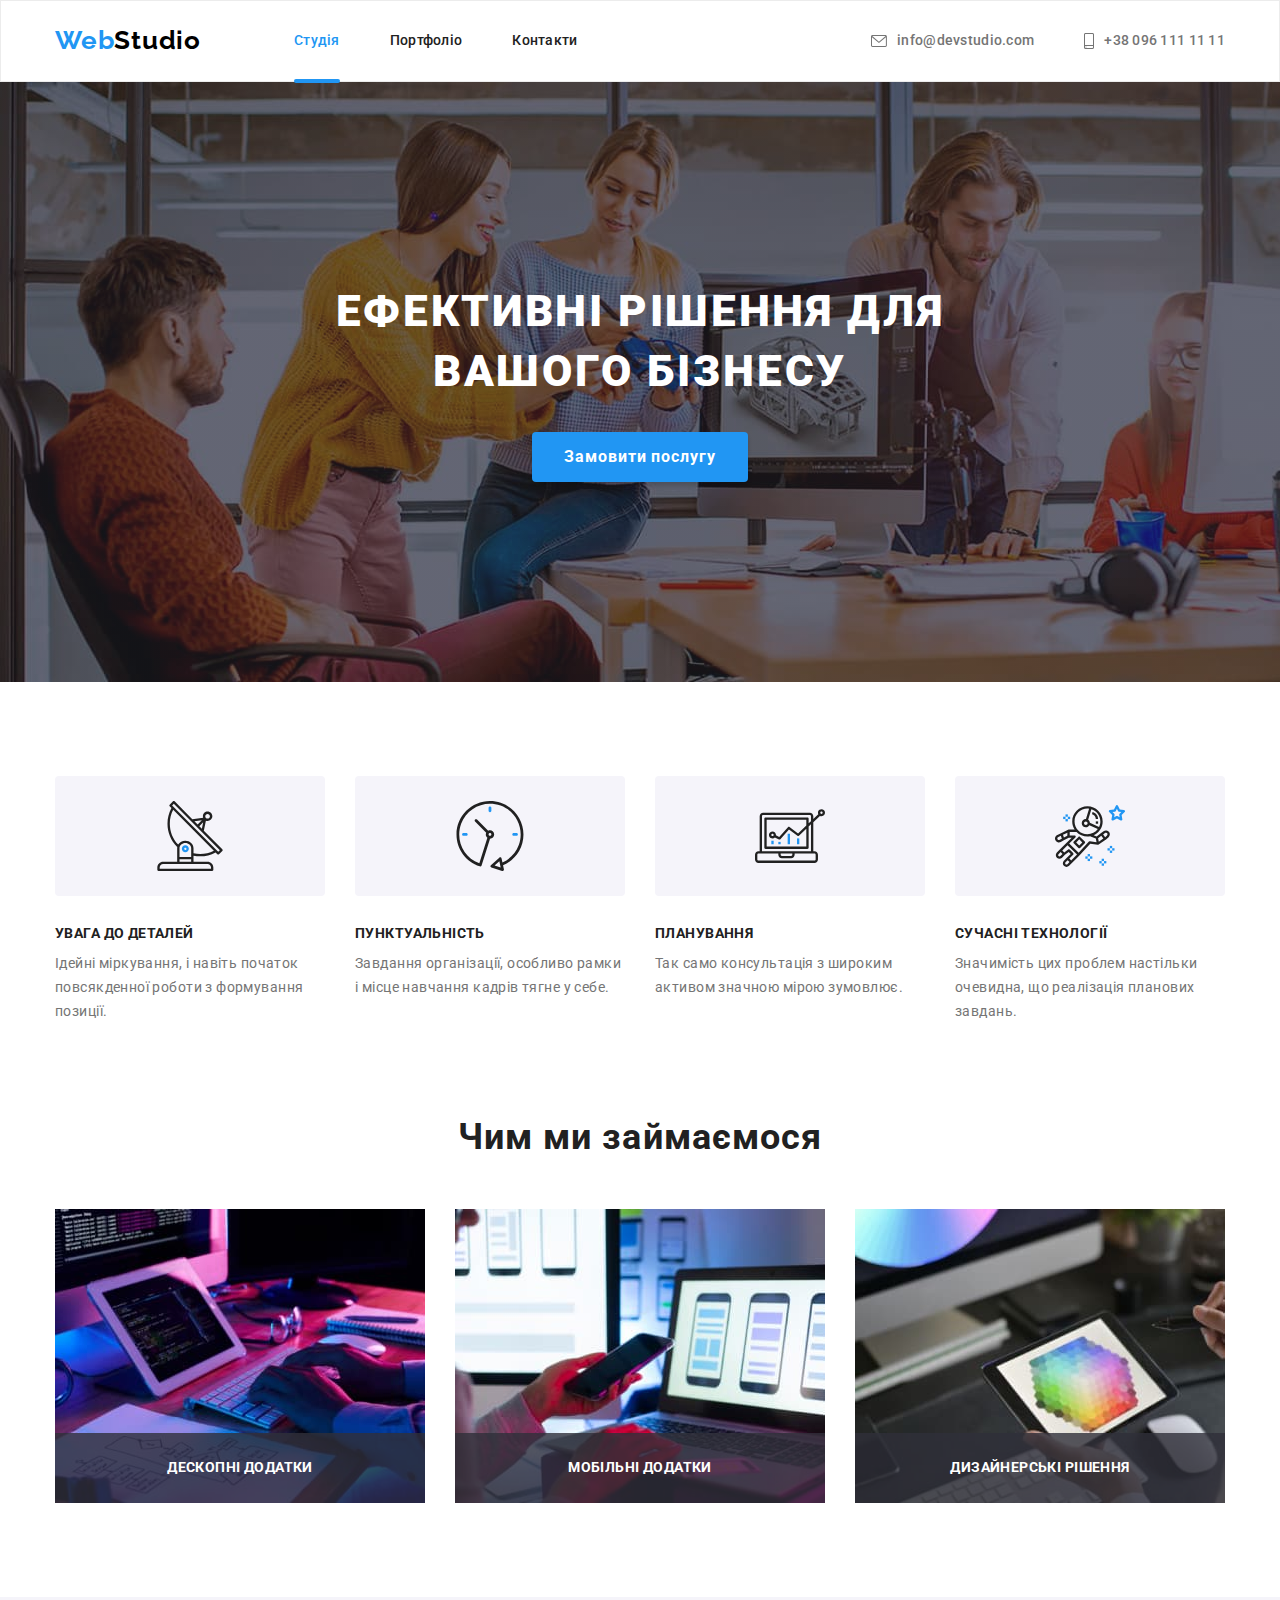
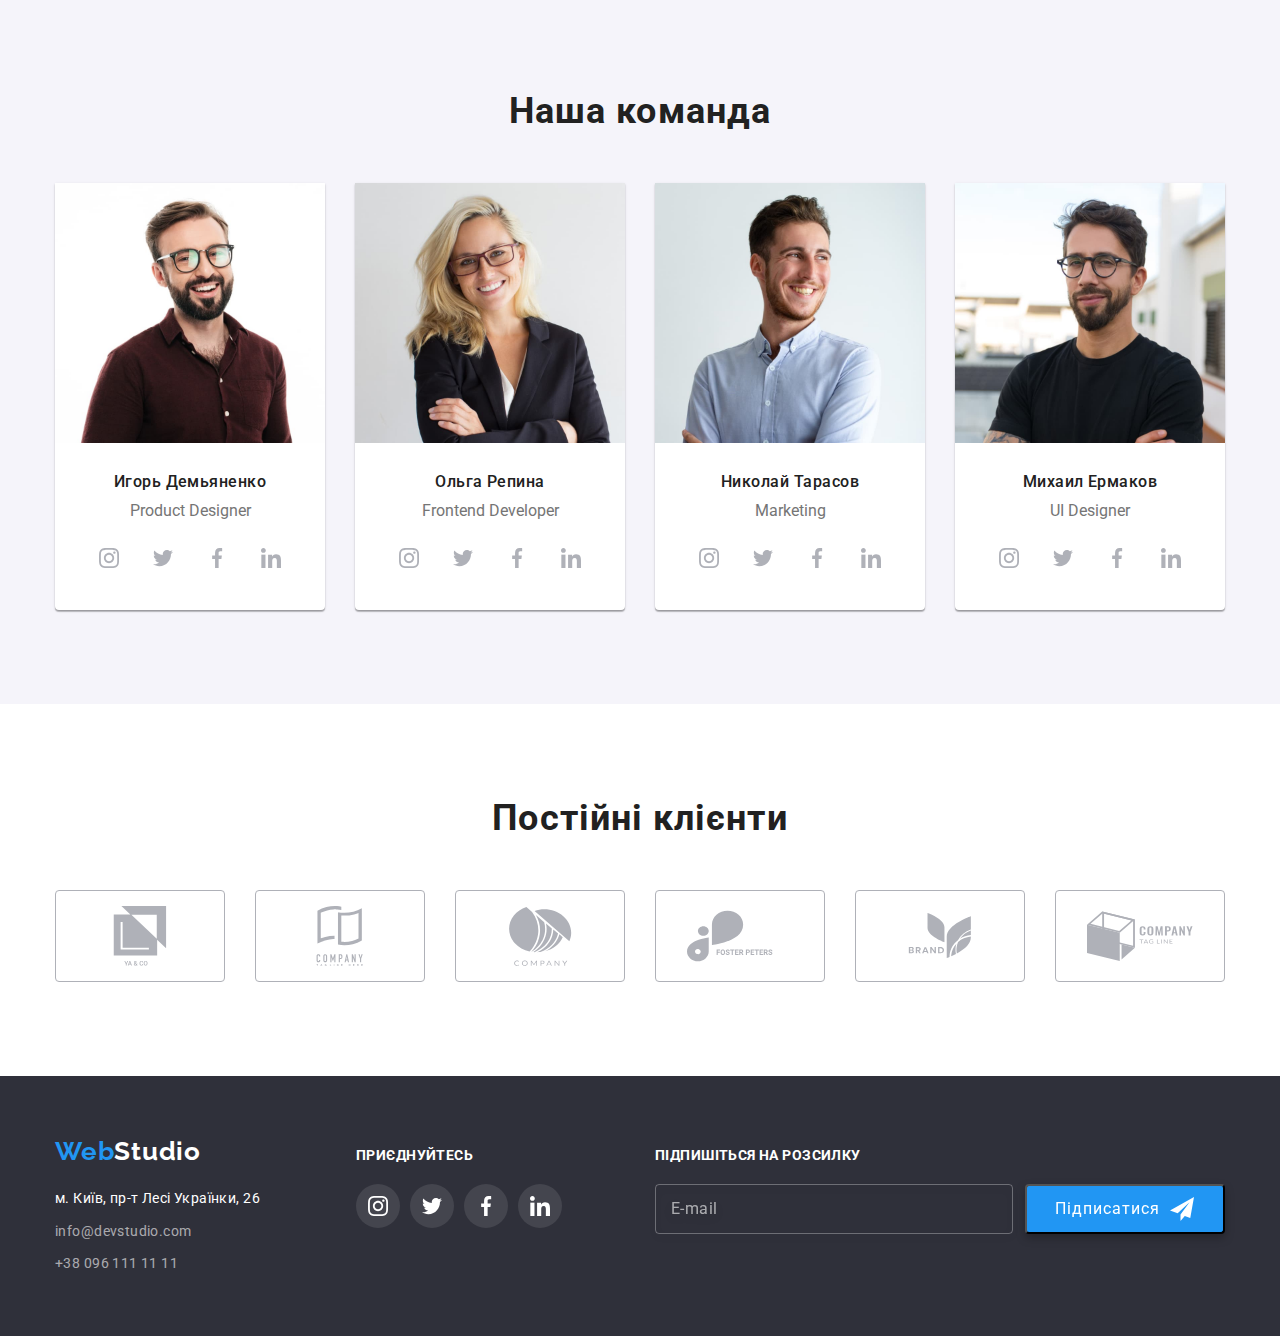
<file: index.html>
<!doctype html>
<html lang="ru">

<head>
    <meta charset="UTF-8">
    <meta http-equiv="X-UA-Compatible" content="IE=edge">
    <meta name="viewport" content="width=device-width, initial-scale=1.0">
    <title>WebStudio</title>
    <link rel="preconnect" href="https://fonts.googleapis.com">
    <link rel="preconnect" href="https://fonts.gstatic.com" crossorigin>
    <link
        href="https://fonts.googleapis.com/css2?family=Raleway:wght@700&family=Roboto:wght@400;500;700;900&display=swap"
        rel="stylesheet">
    <link rel="stylesheet"
        href="https://cdnjs.cloudflare.com/ajax/libs/modern-normalize/1.1.0/modern-normalize.min.css">
    <link rel="stylesheet" href="./css/styles.css">
</head>

<body>
    <header class="header">
        <div class="container container-flex">
            <a href="./index.html" class="logo">Web<span class="logo-black">Studio</span></a>
            <nav class="header-nav">
                <ul class="site-nav list">
                    <li class="site-nav-item">
                        <a href="" class="header-nav-link current">Студія</a>
                    </li>
                    <li class="site-nav-item">
                        <a href="./portfolio.html" class="header-nav-link">Портфоліо</a>
                    </li>
                    <li class="site-nav-item">
                        <a href="" class="header-nav-link">Контакти</a>
                    </li>
                </ul>
            </nav>
            <ul class="cont-nav list">
                <li class="cont-nav-item">
                    <a class="nav-contact" href="mailto:info@devstudio.com">
                        <svg class="mail-icon" width="16" height="12">
                            <use href="./imeges/SVG/sprite/icons.svg#icon-envelope"></use>
                        </svg>info@devstudio.com</a>
                </li>
                <li class="cont-nav-item">
                    <a class="nav-contact" href="tel:+380961111111"> <svg class="tel-icon" width="10" height="16">
                        <use href="./imeges/SVG/sprite/icons.svg#icon-smartphone"></use>
                    </svg>+38 096 111 11 11</a>
                </li>
            </ul>
        </div>
    </header>

    <main>
        
        <!-- ЕФЕКТИВНІ РІШЕННЯ -->
        <section class="hero hero-pictures">
            <div class="container">
                <h1 class="hero-title">
                    Ефективні рішення для вашого бізнесу
                </h1>
                
                <button type="button" class="hero-button" data-modal-open>Замовити послугу</button>
            </div>
        </section>

        <!-- НАШИ ПЕРЕВАГИ -->
        <section class="features section">
            <div class="container">
                <h2 class="visually-hidden">Наши переваги</h2>
                <ul class="features-items list features-flex">
                    <li class="features-item-flex">
                        <div class="features-icons-box">
                            <svg class="features-icons" width="70" height="70">
                                <use href="./imeges/SVG/sprite/icons.svg#icon-antenna"></use>
                            </svg>
                        </div>
                        <h3 class="features-title">УВАГА ДО ДЕТАЛЕЙ</h3>
                        <p class="features-content">Ідейні міркування, і навіть початок повсякденної роботи з формування позиції.</p>
                    </li>
                    <li class="features-item-flex">
                        <div class="features-icons-box">
                            <svg class="features-icons" width="70" height="70">
                                <use href="./imeges/SVG/sprite/icons.svg#icon-clock"></use>
                            </svg>
                        </div>
                        <h3 class="features-title">ПУНКТУАЛЬНІСТЬ</h3>
                        <p class="features-content">Завдання організації, особливо рамки і місце навчання кадрів тягне у себе.</p>
                    </li>
                    <li class="features-item-flex">
                        <div class="features-icons-box">
                            <svg class="features-icons" width="70" height="70">
                                <use href="./imeges/SVG/sprite/icons.svg#icon-diagram"></use>
                            </svg>
                        </div>
                        <h3 class="features-title">ПЛАНУВАННЯ</h3>
                        <p class="features-content">Так само консультація з широким активом значною мірою зумовлює.</p>
                    </li>
                    <li class="features-item-flex">
                        <div class="features-icons-box">
                            <svg class="features-icons" width="70" height="70">
                                <use href="./imeges/SVG/sprite/icons.svg#icon-astronaut"></use>
                            </svg>
                        </div>
                        <h3 class="features-title">СУЧАСНІ ТЕХНОЛОГІЇ</h3>
                        <p class="features-content">Значимість цих проблем настільки очевидна, що реалізація планових завдань.</p>
                    </li>
                </ul>
            </div>
        </section>


        <!-- ЧИМ МИ ЗАЙМАЄМОСЬ -->
        <section class="activity section">
            <div class="container">
                <h2 class="activity-title">Чим ми займаємося</h2>
                <ul class="list activity-flex">
                    <li class="activity-item">
                        <img src="./imeges/1.jpg" alt="разработка" width="370">
                        <p class="activity-text">ДЕСКОПНІ ДОДАТКИ</p>
                    </li>
                    <li class="activity-item">
                        <img src="./imeges/2.jpg" alt="разработка мобильных приложений" width="370" />
                        <p class="activity-text">МОБІЛЬНІ ДОДАТКИ</p>
                    </li>
                    <li class="activity-item">
                        <img src="./imeges/3.jpg" alt="разрабатываем дизайн" width="370" />
                        <p class="activity-text">ДИЗАЙНЕРСЬКІ РІШЕННЯ</p>
                    </li>
                </ul>
            </div>
        </section>

        <!-- НАША КОМАНДА  -->
        <section class="team section">
            <div class="container">
                <h2 class="team-title">Наша команда</h2>
                <ul class="list team-flex">
                    <li class="team-item">
                        <img src="./imeges/myteam/Игорь-Демьяненко.jpg" alt="Product Designer" width="270" />
                        <div class="team-name-box">
                            <h3 class="team-name">Игорь Демьяненко</h3>
                            <p lang="eu" class="team-job-title">Product Designer</p>
                            <ul class="list team-soc">
                                <li class="team-soc-item">
                                    <a href="https://www.instagram.com/" class="team-soc-link"><svg class="team-icon" width="20" height="20">
                                        <use href="./imeges/SVG/sprite/icons.svg#icon-instagram"></use>
                                    </svg></a>
                                </li>
                                <li class="team-soc-item">
                                    <a href="https://twitter.com/" class="team-soc-link"><svg class="team-icon" width="20" height="20">
                                            <use href="./imeges/SVG/sprite/icons.svg#icon-twitter"></use>
                                        </svg></a>
                                </li>
                                <li class="team-soc-item">
                                    <a href="https://www.facebook.com/" class="team-soc-link"><svg class="team-icon" width="20" height="20">
                                            <use href="./imeges/SVG/sprite/icons.svg#icon-facebook"></use>
                                        </svg></a>
                                </li>
                                <li class="team-soc-item">
                                    <a href="https://www.linkedin.com/" class="team-soc-link"><svg class="team-icon" width="20" height="20">
                                            <use href="./imeges/SVG/sprite/icons.svg#icon-linkedin"></use>
                                        </svg></a>
                                </li>
                            </ul>
                        </div>
                    </li>

                    <li class="team-item">
                        <img src="./imeges/myteam/Ольга-Репина.jpg" alt="Frontend Developer" width="270" />
                        <div class="team-name-box">
                            <h3 class="team-name">Ольга Репина</h3>
                            <p lang="eu" class="team-job-title">Frontend Developer</p>
                            <ul class="list team-soc">
                                <li class="team-soc-item">
                                    <a href="https://www.instagram.com/" class="team-soc-link"><svg class="team-icon" width="20" height="20">
                                            <use href="./imeges/SVG/sprite/icons.svg#icon-instagram"></use>
                                        </svg></a>
                                </li>
                                <li class="team-soc-item">
                                    <a href="https://twitter.com/" class="team-soc-link"><svg class="team-icon" width="20" height="20">
                                            <use href="./imeges/SVG/sprite/icons.svg#icon-twitter"></use>
                                        </svg></a>
                                </li>
                                <li class="team-soc-item">
                                    <a href="https://www.facebook.com/" class="team-soc-link"><svg class="team-icon" width="20" height="20">
                                            <use href="./imeges/SVG/sprite/icons.svg#icon-facebook"></use>
                                        </svg></a>
                                </li>
                                <li class="team-soc-item">
                                    <a href="https://www.linkedin.com/" class="team-soc-link"><svg class="team-icon" width="20" height="20">
                                            <use href="./imeges/SVG/sprite/icons.svg#icon-linkedin"></use>
                                        </svg></a>
                                </li>
                            </ul>
                        </div>
                    </li>
                    <li class="team-item">
                        <img src="./imeges/myteam/Николай-Тарасов.jpg" alt="Marketing" width="270" />
                        <div class="team-name-box">
                            <h3 class="team-name">Николай Тарасов</h3>
                            <p lang="eu" class="team-job-title">Marketing</p>
                            <ul class="list team-soc">
                                <li class="team-soc-item">
                                    <a href="https://www.instagram.com/" class="team-soc-link"><svg class="team-icon" width="20" height="20">
                                            <use href="./imeges/SVG/sprite/icons.svg#icon-instagram"></use>
                                        </svg></a>
                                </li>
                                <li class="team-soc-item">
                                    <a href="https://twitter.com/" class="team-soc-link"><svg class="team-icon" width="20" height="20">
                                            <use href="./imeges/SVG/sprite/icons.svg#icon-twitter"></use>
                                        </svg></a>
                                </li>
                                <li class="team-soc-item">
                                    <a href="https://www.facebook.com/" class="team-soc-link"><svg class="team-icon" width="20" height="20">
                                            <use href="./imeges/SVG/sprite/icons.svg#icon-facebook"></use>
                                        </svg></a>
                                </li>
                                <li class="team-soc-item">
                                    <a href="https://www.linkedin.com/" class="team-soc-link"><svg class="team-icon" width="20" height="20">
                                            <use href="./imeges/SVG/sprite/icons.svg#icon-linkedin"></use>
                                        </svg></a>
                                </li>
                            </ul>
                        </div>
                    </li>

                    <li class="team-item">
                        <img src="./imeges/myteam/Михаил-Ермаков.jpg" alt="UI Designer" width="270" />
                        <div class="team-name-box">
                            <h3 class="team-name">Михаил Ермаков</h3>
                            <p lang="eu" class="team-job-title">UI Designer</p>
                            <ul class="list team-soc">
                                <li class="team-soc-item">
                                    <a href="https://www.instagram.com/" class="team-soc-link"><svg class="team-icon" width="20" height="20">
                                            <use href="./imeges/SVG/sprite/icons.svg#icon-instagram"></use>
                                        </svg></a>
                                </li>
                                <li class="team-soc-item">
                                    <a href="https://twitter.com/" class="team-soc-link"><svg class="team-icon" width="20" height="20">
                                            <use href="./imeges/SVG/sprite/icons.svg#icon-twitter"></use>
                                        </svg></a>
                                </li>
                                <li class="team-soc-item">
                                    <a href="https://www.facebook.com/" class="team-soc-link"><svg class="team-icon" width="20" height="20">
                                            <use href="./imeges/SVG/sprite/icons.svg#icon-facebook"></use>
                                        </svg></a>
                                </li>
                                <li class="team-soc-item">
                                    <a href="https://www.linkedin.com/" class="team-soc-link"><svg class="team-icon" width="20" height="20">
                                            <use href="./imeges/SVG/sprite/icons.svg#icon-linkedin"></use>
                                        </svg></a>
                                </li>
                            </ul>
                        </div>
                    </li>
                </ul>
            </div>
        </section>

        <!-- ПОСТІЙНІ КЛІЄНТИ -->
        <section class="clients section">
            <div class="container">
            <h2 class="clients-title">Постійні клієнти</h2>
            <ul class="clients-list">
                <li class="clients-list-item">
                    <a class="clients-link" href=""><svg class="clients-icon" width="106" height="60">
                        <use href="./imeges/SVG/sprite/icons.svg#icon-group-1"></use>
                    </svg></a>
                </li>
                <li class="clients-list-item">
                    <a class="clients-link" href=""><svg class="clients-icon" width="106" height="60">
                            <use href="./imeges/SVG/sprite/icons.svg#icon-group-2"></use>
                        </svg></a>
                </li>
                <li class="clients-list-item">
                    <a class="clients-link" href=""><svg class="clients-icon" width="106" height="60">
                            <use href="./imeges/SVG/sprite/icons.svg#icon-group-3"></use>
                        </svg></a>
                </li>
                <li class="clients-list-item">
                    <a class="clients-link" href=""><svg class="clients-icon" width="106" height="60">
                            <use href="./imeges/SVG/sprite/icons.svg#icon-group-4"></use>
                        </svg></a>
                </li>
                <li class="clients-list-item">
                    <a class="clients-link" href=""><svg class="clients-icon" width="106" height="60">
                            <use href="./imeges/SVG/sprite/icons.svg#icon-group-5"></use>
                        </svg></a>
                </li>
                <li class="clients-list-item">
                    <a class="clients-link" href=""><svg class="clients-icon" width="106" height="60">
                            <use href="./imeges/SVG/sprite/icons.svg#icon-group-6"></use>
                        </svg></a>
                </li>
                
            </ul>
            </div>
        </section>
    </main>

    <!-- FOOTER -->
    <footer class="footer">
        <div class="container footer-flex">
            <div class="footer-box-adress">
            <a href="./index.html" class="footer-logo"><span class="logo-blue">Web</span>Studio</a>
            <address class="footer-adress">
                <ul class="footer-list list">
                    <li class="footer-item">
                        <a href="https://goo.gl/maps/DZzocXMzzJsJ8bnu5" target="_blank" rel="noopener noreferrer"
                            class="adres-link">м. Київ,
                            пр-т Лесі Українки, 26
                        </a>
                    </li>
                    <li class="footer-item">
                        <a href="mailto:info@devstudio.com" class="footer-mail">info@devstudio.com</a>
                    </li>
                    <li class="footer-item">
                        <a href="tel:+380961111111" class="footer-tel">+38 096 111 11 11</a>
                    </li>
                </ul>
            </address>
            </div>
            
            <div class="footer-box">
                <p class="footer-icon-text">ПРИЄДНУЙТЕСЬ</p>
                <ul class="list footer-soc">
                    <li class="footer-soc-item">
                        <a href="https://www.instagram.com/" class="footer-soc-link"><svg class="footer-icon" width="20" height="20">
                            <use href="./imeges/SVG/sprite/icons.svg#icon-instagram"></use>
                        </svg></a>
                    </li>
                    <li class="footer-soc-item">
                        <a href="https://twitter.com/" class="footer-soc-link"><svg class="footer-icon" width="20" height="20">
                            <use href="./imeges/SVG/sprite/icons.svg#icon-twitter"></use>
                        </svg></a>
                    </li>
                    <li class="footer-soc-item">
                        <a href="https://www.facebook.com/" class="footer-soc-link"><svg class="footer-icon" width="20" height="20">
                            <use href="./imeges/SVG/sprite/icons.svg#icon-facebook"></use>
                        </svg></a>
                    </li>
                    <li class="footer-soc-item">
                        <a href="https://www.linkedin.com/" class="footer-soc-link"><svg class="footer-icon" width="20" height="20">
                            <use href="./imeges/SVG/sprite/icons.svg#icon-linkedin"></use>
                        </svg></a>
                    </li>
            </ul>
            </div>
            <div class="online-box">
                <p class="online-text">ПІДПИШІТЬСЯ НА РОЗСИЛКУ</p>
                <form class="online-form">
                    <input type="email" class="online-input" name="online" placeholder="E-mail">
                    <button type="submit" class="online-btn">Підписатися <svg class="online-btn-icon" width="24" height="24">
                        <use href="./imeges/SVG/sprite/icons.svg#icon-icon-send" ></use>
                    </svg></button>
                </form>
            </div>
        </div>
    </footer>


            <!-- MODAL -->
            <div class="backdrob is-hidden" data-modal>
                <div class="modal">
                    <p class="modal-title">Залиште свої дані, ми вам передзвонимо</p>
                    <form class="form" autocomplete="off">
                        <div class="form-field"> 
                            <label class="form-label" for="name">Ім'я</label>
                            <input class="input" type="text" name="name" id="name" >
                            <svg class="input-icon" width="18" height="18">
                                <use href="./imeges/SVG/sprite/icons.svg#icon-person-black"></use>
                            </svg>
                        </div>
                        <div class="form-field">
                            <label class="form-label" for="tel">Телефон</label>
                            <input class="input" type="tel" name="tel" id="tel">
                            <svg class="input-icon" width="18" height="18">
                                <use href="./imeges/SVG/sprite/icons.svg#icon-phone-black"></use>
                            </svg>
                        </div>
                        <div class="form-field">
                            <label class="form-label" for="mail">Пошта</label>
                            <input class="input" type="email" name="mail" id="mail">
                            <svg class="input-icon" width="18" height="18">
                                <use href="./imeges/SVG/sprite/icons.svg#icon-email-black"></use>
                            </svg>

                        </div>
                        <div class="form-field">
                            <label class="form-label" for="coment">Коментар</label>
                            <textarea class="form-textarea" name="coment" id="coment" placeholder="Введіть текст"></textarea>
                        </div>
                        <div class="form-checkbox">
                            <label for="checkbox" class="checkbox-label">
                            <input class="checkbox" type="checkbox" name="checkbox" value="checkbox" id="checkbox">
                            <span class="checkbox-icon"></span>
                            <span>Погоджуюся з розсилкою та приймаю <a class="checkbox-link" href="#">Умови договору</a></span>
                            </label>
                        </div>

                            <button class="btn-send" type="submit">Відправити</button>
                        
                    </form>
                    <button type="button" class="modal-btn-close" data-modal-close>
                        <svg class="modal-icon"  width="11" height="11">
                            <use href="./imeges/SVG/sprite/sprite.svg#icon-close-btn"></use>
                        </svg>
                    </button>
                </div>
            </div>


<script src="./js/modal.js"></script>
</body>

</html>
</file>
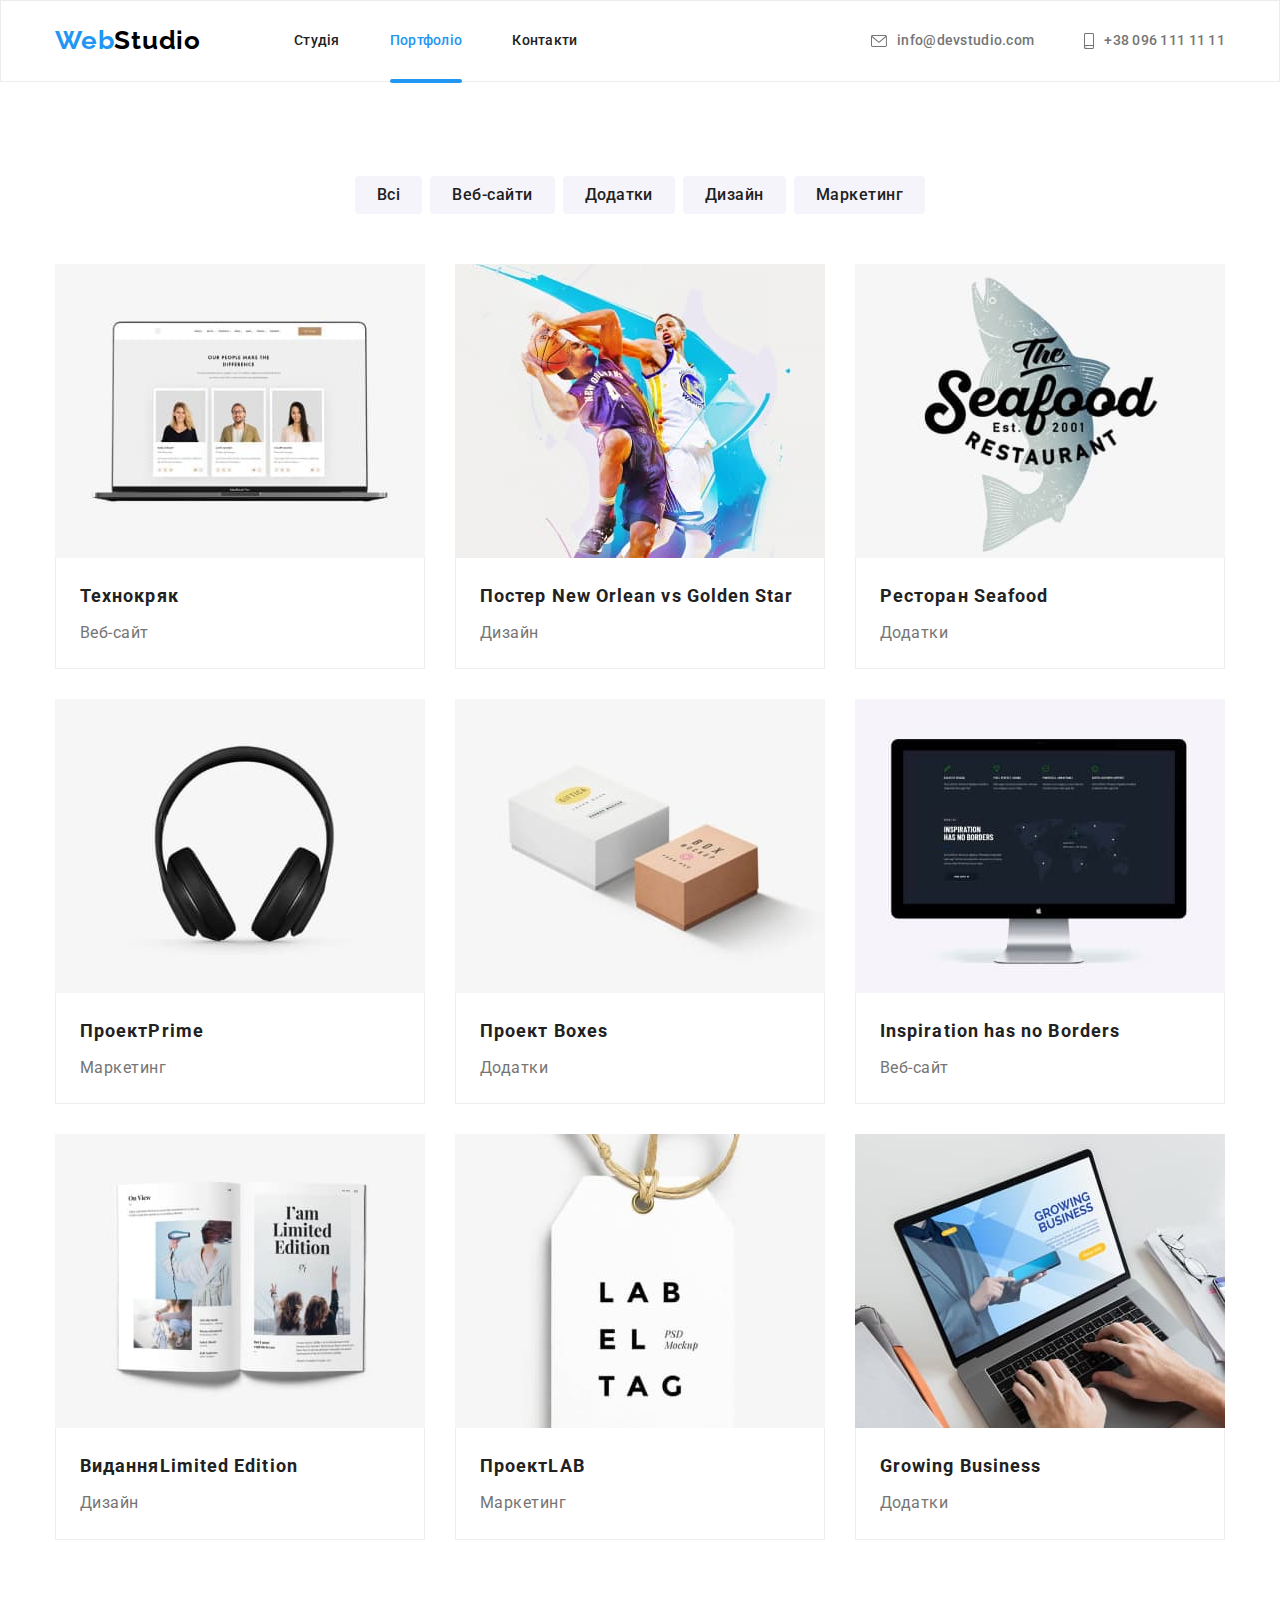
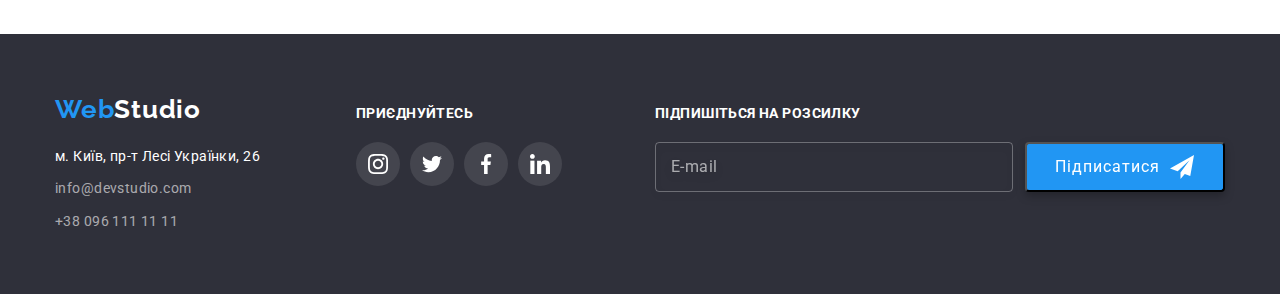
<file: portfolio.html>
<!DOCTYPE html>
<html lang="ru">

<head>
    <meta charset="UTF-8">
    <meta http-equiv="X-UA-Compatible" content="IE=edge">
    <meta name="viewport" content="width=device-width, initial-scale=1.0">
    <title>portfolio</title>
    <link rel="preconnect" href="https://fonts.googleapis.com">
    <link rel="preconnect" href="https://fonts.gstatic.com" crossorigin>
    <link
        href="https://fonts.googleapis.com/css2?family=Raleway:wght@700&family=Roboto:wght@400;500;700;900&display=swap"
        rel="stylesheet">
    <link rel="stylesheet" href="https://cdnjs.cloudflare.com/ajax/libs/modern-normalize/1.1.0/modern-normalize.min.css">
    <link rel="stylesheet" href="./css/styles.css">
</head>

<body>
    <header class="header">
            <div class="container container-flex">
                <a href="./index.html" class="logo">Web<span class="logo-black">Studio</span></a>
                <nav class="header-nav">
                    <ul class="site-nav list">
                        <li class="site-nav-item">
                            <a href="./index.html" class="header-nav-link">Студія</a>
                        </li>
                        <li class="site-nav-item">
                            <a href="./portfolio.html" class="header-nav-link current">Портфоліо</a>
                        </li>
                        <li class="site-nav-item">
                            <a href="" class="header-nav-link">Контакти</a>
                        </li>
                    </ul>
                </nav>
                <ul class="cont-nav list">
                    <li class="cont-nav-item">
                        <a class="nav-contact" href="mailto:info@devstudio.com">
                            <svg class="mail-icon" width="16" height="12">
                                <use href="./imeges/SVG/sprite/icons.svg#icon-envelope"></use>
                            </svg>info@devstudio.com</a>
                    </li>
                    <li class="cont-nav-item">
                        <a class="nav-contact" href="tel:+380961111111"> <svg class="tel-icon" width="10" height="16">
                                <use href="./imeges/SVG/sprite/icons.svg#icon-smartphone"></use>
                            </svg>+38 096 111 11 11</a>
                    </li>
                </ul>
            </div>

    </header>
    <main>
        <!-------ПОРТОФОЛІО------->
        <section class="section">
            <div class="container">
            <h1 class="visually-hidden">Портфоліо</h1>
            <ul class="list portfolio-btn-flex">
                <li><button type="button" class="portfolio-btn accent-btn">Всі</button></li>
                <li><button type="button" class="portfolio-btn">Веб-сайти</button></li>
                <li><button type="button" class="portfolio-btn">Додатки</button></li>
                <li><button type="button" class="portfolio-btn">Дизайн</button></li>
                <li><button type="button" class="portfolio-btn">Маркетинг</button></li>
            </ul>

            
            <ul class="list work-list-flex">
                <li class="work-item">
                    <a class="work-link" href="#">
                    <div class="work-link-box">
                        <img src="./imeges/portfolio/1.jpg" alt="открытый ноутбук" width="370" class="work-imeges">
                        <div class="work-card-box">
                            <p class="work-card-text">
                            Ресурс пропонує комплексні пропозиції з різним рівнем функціоналу та сервісів. Все це дозволить відвідувачу отримати
                            вичерпні відомості про компанію чи приватну особу.
                            </p>
                        </div>
                    </div>
                    <div class="work-box"> 
                        <h2 class="works-title">Технокряк</h2>
                        <p class="works-text">Веб-сайт</p>
                    </div>
                    </a>
                </li>

                <li class="work-item">
                    <a class="work-link" href="#">
                    <div class="work-link-box">
                    <img src="./imeges/portfolio/2.jpg" alt="игра баскетбол" width="370" class="work-imeges">
                    <div class="work-card-box">
                        <p class="work-card-text">
                            Ресурс пропонує комплексні пропозиції з різним рівнем функціоналу та сервісів. Все це дозволить відвідувачу
                            отримати
                            вичерпні відомості про компанію чи приватну особу.
                        </p>
                    </div>
                    </div>
                    <div  class="work-box"> 
                        <h2 class="works-title">Постер <span lang="en">New Orlean vs Golden Star</span></h2>
                        <p class="works-text">Дизайн</p>
                    </div>
                    </a>
                </li>

                <li class="work-item">
                    <a class="work-link" href="#">
                    <div class="work-link-box">
                        <img src="./imeges/portfolio/3.jpg" alt="лого ресторана" width="370" class="work-imeges">
                    <div class="work-card-box">
                        <p class="work-card-text">
                            Ресурс пропонує комплексні пропозиції з різним рівнем функціоналу та сервісів. Все це дозволить відвідувачу
                            отримати
                            вичерпні відомості про компанію чи приватну особу.
                        </p>
                    </div>
                    </div>
                    <div  class="work-box"> 
                        <h2 class="works-title">Ресторан <span lang="en">Seafood</span></h2>
                        <p class="works-text">Додатки</p>
                    </div>
                    </a>
                </li>

                <li class="work-item">
                    <a class="work-link" href="#">
                    <div class="work-link-box">
                        <img src="./imeges/portfolio/4.jpg" alt="наушники" width="370" class="work-imeges">
                    <div class="work-card-box">
                        <p class="work-card-text">
                            Ресурс пропонує комплексні пропозиції з різним рівнем функціоналу та сервісів. Все це дозволить відвідувачу
                            отримати
                            вичерпні відомості про компанію чи приватну особу.
                        </p>
                    </div>
                    </div>
                    <div  class="work-box"> 
                        <h2 class="works-title">Проект<span lang="en">Prime</span></h2>
                        <p class="works-text">Маркетинг</p>
                    </div>
                    </a>
                </li>

                <li class="work-item">
                    <a class="work-link" href="#">
                    <div class="work-link-box">
                        <img src="./imeges/portfolio/5.jpg" alt="коробочки" width="370" class="work-imeges">
                    <div class="work-card-box">
                        <p class="work-card-text">
                            Ресурс пропонує комплексні пропозиції з різним рівнем функціоналу та сервісів. Все це дозволить відвідувачу
                            отримати
                            вичерпні відомості про компанію чи приватну особу.
                        </p>
                    </div>
                    </div>
                    <div  class="work-box"> 
                        <h2 class="works-title">Проект <span lang="en">Boxes</span></h2>
                        <p class="works-text">Додатки</p>
                    </div>
                    </a>
                </li>

                <li class="work-item">
                    <a class="work-link" href="#">
                    <div class="work-link-box">
                        <img src="./imeges/portfolio/6.jpg" alt="монитор" width="370" class="work-imeges">
                    <div class="work-card-box">
                        <p class="work-card-text">
                            Ресурс пропонує комплексні пропозиції з різним рівнем функціоналу та сервісів. Все це дозволить відвідувачу
                            отримати
                            вичерпні відомості про компанію чи приватну особу.
                        </p>
                    </div>
                    </div>
                    <div class="work-box"> 
                        <h2 lang="en" class="works-title">Inspiration has no Borders</h2>
                        <p class="works-text">Веб-сайт</p>
                    </div>
                    </a>
                </li>

                <li class="work-item">
                    <a class="work-link" href="#">
                    <div class="work-link-box">
                        <img src="./imeges/portfolio/7.jpg" alt="открытая книга" width="370" class="work-imeges">
                    <div class="work-card-box">
                        <p class="work-card-text">
                            Ресурс пропонує комплексні пропозиції з різним рівнем функціоналу та сервісів. Все це дозволить відвідувачу
                            отримати
                            вичерпні відомості про компанію чи приватну особу.
                        </p>
                    </div>
                    </div>
                    <div  class="work-box"> 
                        <h2 class="works-title">Видання<span lang="en">Limited Edition</span></h2>
                        <p class="works-text">Дизайн</p>
                    </div>
                    </a>
                </li>

                <li class="work-item">
                    <a class="work-link" href="#">
                    <div class="work-link-box">
                        <img src="./imeges/portfolio/8.jpg" alt="бирка" width="370" class="work-imeges">
                    <div class="work-card-box">
                        <p class="work-card-text">
                            Ресурс пропонує комплексні пропозиції з різним рівнем функціоналу та сервісів. Все це дозволить відвідувачу
                            отримати
                            вичерпні відомості про компанію чи приватну особу.
                        </p>
                    </div>
                    </div>
                    <div class="work-box"> 
                        <h2 class="works-title">Проект<span lang="en">LAB</span></h2>
                        <p class="works-text">Маркетинг</p>
                    </div>
                    </a>
                </li>

                <li class="work-item">
                    <a class="work-link" href="#">
                    <div class="work-link-box">
                        <img src="./imeges/portfolio/9.jpg" alt="работает в ноутбуке" width="370" class="work-imeges">
                    <div class="work-card-box">
                        <p class="work-card-text">
                            Ресурс пропонує комплексні пропозиції з різним рівнем функціоналу та сервісів. Все це дозволить відвідувачу
                            отримати
                            вичерпні відомості про компанію чи приватну особу.
                        </p>
                    </div>
                    </div>
                    <div  class="work-box"> 
                        <h2 class="works-title" lang="en">Growing Business</h2>
                        <p class="works-text">Додатки</p>
                    </div>
                    </a>
                </li>
            </ul>
            </div>
        </section>
    </main>

    <!-------FOOTER------->
    <footer class="footer">
        <div class="container footer-flex">
            <div class="footer-box-adress">
                <a href="./index.html" class="footer-logo"><span class="logo-blue">Web</span>Studio</a>
                <address class="footer-adress">
                    <ul class="footer-list list">
                        <li class="footer-item">
                            <a href="https://goo.gl/maps/DZzocXMzzJsJ8bnu5" target="_blank" rel="noopener noreferrer"
                                class="adres-link">м. Київ,
                                пр-т Лесі Українки, 26
                            </a>
                        </li>
                        <li class="footer-item">
                            <a href="mailto:info@devstudio.com" class="footer-mail">info@devstudio.com</a>
                        </li>
                        <li class="footer-item">
                            <a href="tel:+380961111111" class="footer-tel">+38 096 111 11 11</a>
                        </li>
                    </ul>
                </address>
            </div>
        
            <div class="footer-box">
                <p class="footer-icon-text">ПРИЄДНУЙТЕСЬ</p>
                <ul class="list footer-soc">
                    <li class="footer-soc-item">
                        <a href="https://www.instagram.com/" class="footer-soc-link"><svg class="footer-icon" width="20"
                                height="20">
                                <use href="./imeges/SVG/sprite/icons.svg#icon-instagram"></use>
                            </svg></a>
                    </li>
                    <li class="footer-soc-item">
                        <a href="https://twitter.com/" class="footer-soc-link"><svg class="footer-icon" width="20" height="20">
                                <use href="./imeges/SVG/sprite/icons.svg#icon-twitter"></use>
                            </svg></a>
                    </li>
                    <li class="footer-soc-item">
                        <a href="https://www.facebook.com/" class="footer-soc-link"><svg class="footer-icon" width="20"
                                height="20">
                                <use href="./imeges/SVG/sprite/icons.svg#icon-facebook"></use>
                            </svg></a>
                    </li>
                    <li class="footer-soc-item">
                        <a href="https://www.linkedin.com/" class="footer-soc-link"><svg class="footer-icon" width="20"
                                height="20">
                                <use href="./imeges/SVG/sprite/icons.svg#icon-linkedin"></use>
                            </svg></a>
                    </li>
                </ul>
            </div>
            <div class="online-box">
                <p class="online-text">ПІДПИШІТЬСЯ НА РОЗСИЛКУ</p>
                <form class="online-form">
                    <input type="email" class="online-input" name="online" placeholder="E-mail">
                    <button type="submit" class="online-btn">Підписатися <svg class="online-btn-icon" width="24" height="24">
                            <use href="./imeges/SVG/sprite/icons.svg#icon-icon-send"></use>
                        </svg></button>
                </form>
            </div>
        </div>
    </footer>
</body>

</html>
</file>
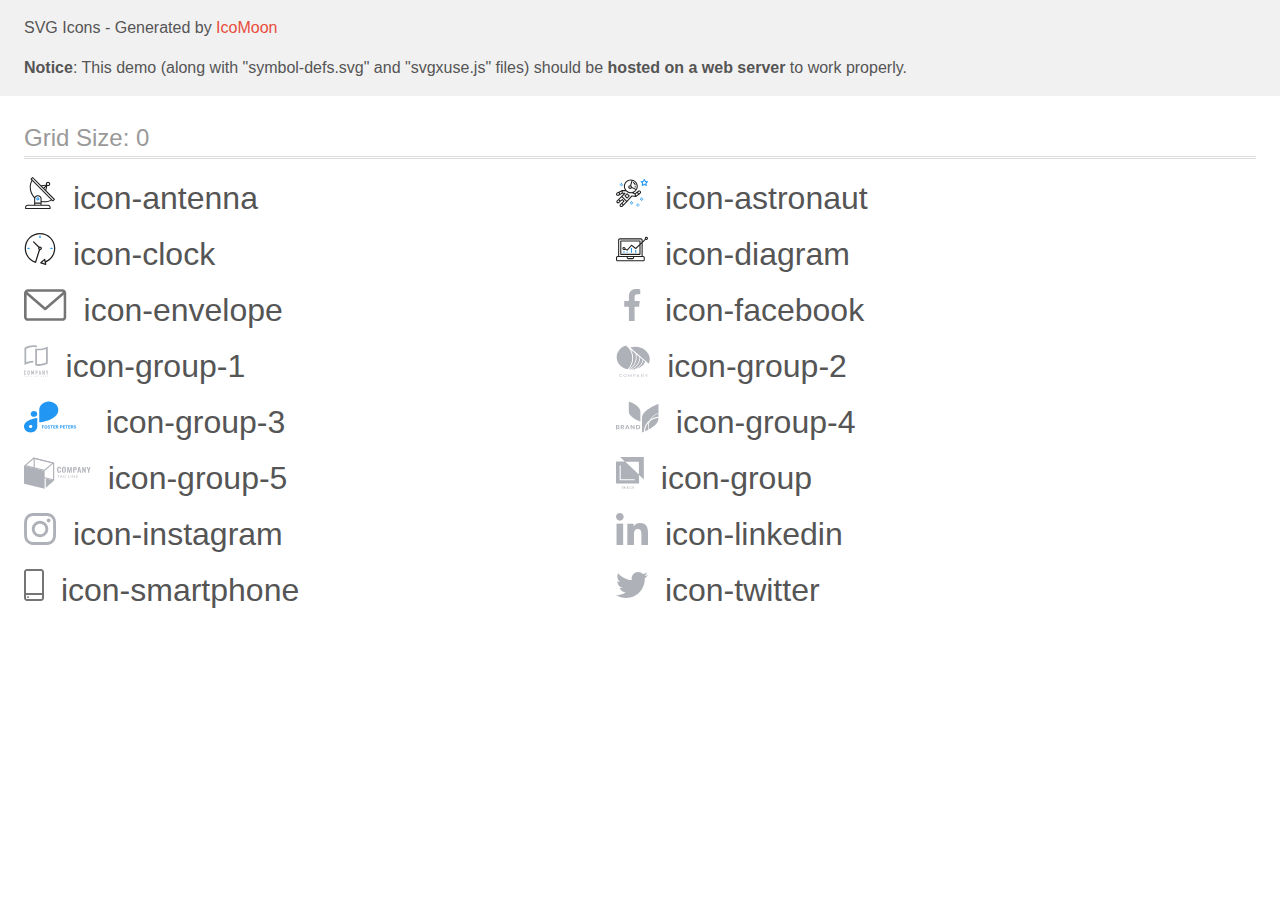
<file: imeges/SVG/sprite/demo-external-svg.html>
<!doctype html>
<html>
<head>
    <title>IcoMoon - SVG Icons</title>
    <meta charset="utf-8">
    <meta name="viewport" content="width=device-width, initial-scale=1">
    <link rel="stylesheet" href="demo-files/demo.css">
    <link rel="stylesheet" href="style.css">
</head>
<body>
<header class="bgc1 clearfix">
<div class="mhl">
    <p>SVG Icons - Generated by <a href="https://icomoon.io/app">IcoMoon</a></p><p><strong>Notice</strong>: This demo (along with "symbol-defs.svg" and "svgxuse.js" files) should be <b>hosted on a web server</b> to work properly.</p>
</div>
</header>
    <div class="clearfix mhl ptl">
        <h1 class="mvm mtn fgc1">Grid Size: 0</h1>
        <div class="glyph fs1">
            <div class="clearfix pbs">
                <svg class="icon icon-antenna"><use xlink:href="symbol-defs.svg#icon-antenna"></use></svg><span class="name"> icon-antenna</span>
            </div>
        </div>
        <div class="glyph fs1">
            <div class="clearfix pbs">
                <svg class="icon icon-astronaut"><use xlink:href="symbol-defs.svg#icon-astronaut"></use></svg><span class="name"> icon-astronaut</span>
            </div>
        </div>
        <div class="glyph fs1">
            <div class="clearfix pbs">
                <svg class="icon icon-clock"><use xlink:href="symbol-defs.svg#icon-clock"></use></svg><span class="name"> icon-clock</span>
            </div>
        </div>
        <div class="glyph fs1">
            <div class="clearfix pbs">
                <svg class="icon icon-diagram"><use xlink:href="symbol-defs.svg#icon-diagram"></use></svg><span class="name"> icon-diagram</span>
            </div>
        </div>
        <div class="glyph fs1">
            <div class="clearfix pbs">
                <svg class="icon icon-envelope"><use xlink:href="symbol-defs.svg#icon-envelope"></use></svg><span class="name"> icon-envelope</span>
            </div>
        </div>
        <div class="glyph fs1">
            <div class="clearfix pbs">
                <svg class="icon icon-facebook"><use xlink:href="symbol-defs.svg#icon-facebook"></use></svg><span class="name"> icon-facebook</span>
            </div>
        </div>
        <div class="glyph fs1">
            <div class="clearfix pbs">
                <svg class="icon icon-group-1"><use xlink:href="symbol-defs.svg#icon-group-1"></use></svg><span class="name"> icon-group-1</span>
            </div>
        </div>
        <div class="glyph fs1">
            <div class="clearfix pbs">
                <svg class="icon icon-group-2"><use xlink:href="symbol-defs.svg#icon-group-2"></use></svg><span class="name"> icon-group-2</span>
            </div>
        </div>
        <div class="glyph fs1">
            <div class="clearfix pbs">
                <svg class="icon icon-group-3"><use xlink:href="symbol-defs.svg#icon-group-3"></use></svg><span class="name"> icon-group-3</span>
            </div>
        </div>
        <div class="glyph fs1">
            <div class="clearfix pbs">
                <svg class="icon icon-group-4"><use xlink:href="symbol-defs.svg#icon-group-4"></use></svg><span class="name"> icon-group-4</span>
            </div>
        </div>
        <div class="glyph fs1">
            <div class="clearfix pbs">
                <svg class="icon icon-group-5"><use xlink:href="symbol-defs.svg#icon-group-5"></use></svg><span class="name"> icon-group-5</span>
            </div>
        </div>
        <div class="glyph fs1">
            <div class="clearfix pbs">
                <svg class="icon icon-group"><use xlink:href="symbol-defs.svg#icon-group"></use></svg><span class="name"> icon-group</span>
            </div>
        </div>
        <div class="glyph fs1">
            <div class="clearfix pbs">
                <svg class="icon icon-instagram"><use xlink:href="symbol-defs.svg#icon-instagram"></use></svg><span class="name"> icon-instagram</span>
            </div>
        </div>
        <div class="glyph fs1">
            <div class="clearfix pbs">
                <svg class="icon icon-linkedin"><use xlink:href="symbol-defs.svg#icon-linkedin"></use></svg><span class="name"> icon-linkedin</span>
            </div>
        </div>
        <div class="glyph fs1">
            <div class="clearfix pbs">
                <svg class="icon icon-smartphone"><use xlink:href="symbol-defs.svg#icon-smartphone"></use></svg><span class="name"> icon-smartphone</span>
            </div>
        </div>
        <div class="glyph fs1">
            <div class="clearfix pbs">
                <svg class="icon icon-twitter"><use xlink:href="symbol-defs.svg#icon-twitter"></use></svg><span class="name"> icon-twitter</span>
            </div>
        </div>
  </div>
<script defer src="svgxuse.js"></script>
</body>
</html>
</file>
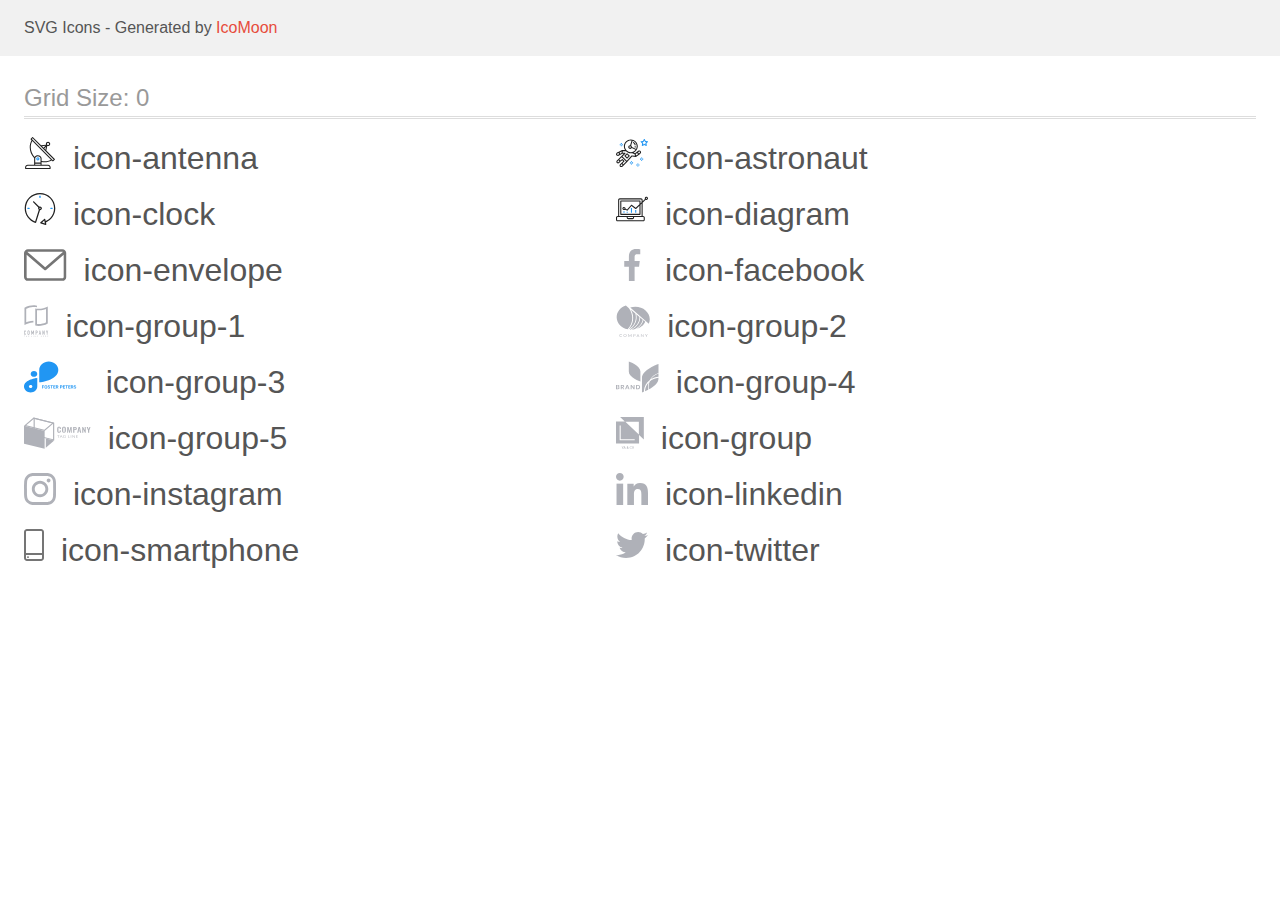
<file: imeges/SVG/sprite/demo.html>
<!doctype html>
<html>
<head>
    <title>IcoMoon - SVG Icons</title>
    <meta charset="utf-8">
    <meta name="viewport" content="width=device-width, initial-scale=1">
    <link rel="stylesheet" href="demo-files/demo.css">
    <link rel="stylesheet" href="style.css">
</head>
<body>
<svg aria-hidden="true" style="position: absolute; width: 0; height: 0; overflow: hidden;" version="1.1" xmlns="http://www.w3.org/2000/svg" xmlns:xlink="http://www.w3.org/1999/xlink">
<defs>
<symbol id="icon-antenna" viewBox="0 0 32 32">
<path fill="#212121" style="fill: var(--color1, #212121)" d="M30.773 22.098l-8.443-8.505 0.937-4.615c0.242 0.094 0.499 0.144 0.758 0.146h0.006c1.192 0.014 2.17-0.941 2.184-2.133s-0.941-2.17-2.133-2.184c-1.192-0.014-2.17 0.941-2.184 2.133-0.003 0.255 0.039 0.509 0.125 0.749l-4.96 0.605-8.091-8.133c-0.099-0.101-0.235-0.159-0.377-0.16-0.14 0.001-0.274 0.056-0.373 0.155l-1.513 1.504c-0.208 0.208-0.208 0.546 0 0.754l0.814 0.826c-3.153 5.798-2.129 12.978 2.519 17.663 0.043 0.041 0.092 0.074 0.146 0.098-0.034 0.18-0.051 0.364-0.052 0.547v6.187h-6.4c-1.472 0.002-2.665 1.195-2.667 2.667v1.067c0 0.295 0.239 0.533 0.533 0.533h24.533c0.295 0 0.533-0.239 0.533-0.533v-1.067c-0.002-1.472-1.195-2.665-2.667-2.667h-6.4v-2.742c1.003 0.21 2.024 0.317 3.049 0.32 2.458-0.003 4.877-0.615 7.040-1.783l0.818 0.823c0.099 0.101 0.235 0.159 0.377 0.16 0.14-0.001 0.274-0.056 0.373-0.155l1.513-1.504c0.208-0.208 0.208-0.546 0-0.754zM23.28 6.233c0.418-0.415 1.093-0.414 1.508 0.004s0.414 1.093-0.004 1.508c-0.2 0.199-0.47 0.31-0.752 0.31h-0.003c-0.589-0.003-1.064-0.483-1.061-1.072 0.002-0.282 0.115-0.552 0.314-0.751h-0.002zM22.024 9.738l-0.598 2.946-1.175-1.182 1.774-1.763zM21.419 8.836l-1.92 1.909-1.485-1.493 3.405-0.415zM24.004 28.8c0.884 0 1.6 0.716 1.6 1.6v0.533h-23.467v-0.533c0-0.884 0.716-1.6 1.6-1.6h20.267zM16.537 26.667v1.067h-5.333v-1.067h5.333zM11.204 25.6v-4.053c0-1.294 1.196-2.347 2.667-2.347s2.667 1.053 2.667 2.347v4.053h-5.333zM17.604 23.904v-2.357c0-1.882-1.675-3.413-3.733-3.413-1.331-0.020-2.576 0.657-3.281 1.786-4.058-4.274-4.971-10.645-2.279-15.887l18.602 18.708c-2.872 1.461-6.165 1.873-9.309 1.163zM28.893 23.22l-21.057-21.181 0.755-0.752 7.935 7.98c0.004 0 0.006 0.007 0.010 0.010l13.115 13.191-0.757 0.752z"></path>
<path fill="#2196f3" style="fill: var(--color2, #2196f3)" d="M13.876 20.267h-0.005c-0.884-0.001-1.601 0.714-1.602 1.598s0.714 1.601 1.598 1.602h0.005c0.884 0.001 1.601-0.714 1.602-1.598s-0.714-1.601-1.598-1.602zM14.249 22.245c-0.1 0.1-0.236 0.156-0.378 0.155-0.295-0.002-0.532-0.242-0.531-0.536 0.001-0.141 0.057-0.276 0.157-0.375s0.233-0.154 0.373-0.155c0.295 0.002 0.532 0.241 0.53 0.536-0.001 0.141-0.057 0.276-0.157 0.375h0.005z"></path>
</symbol>
<symbol id="icon-astronaut" viewBox="0 0 32 32">
<path fill="#2196f3" style="fill: var(--color2, #2196f3)" d="M31.974 4.524c-0.063-0.193-0.229-0.333-0.43-0.363l-1.91-0.278-0.855-1.731c-0.179-0.365-0.777-0.365-0.956 0l-0.855 1.731-1.91 0.278c-0.201 0.029-0.367 0.17-0.431 0.363-0.062 0.193-0.011 0.405 0.135 0.547l1.383 1.348-0.326 1.903c-0.034 0.2 0.048 0.402 0.212 0.522 0.166 0.121 0.382 0.135 0.562 0.040l1.709-0.899 1.709 0.899c0.078 0.041 0.164 0.061 0.249 0.061 0.11 0 0.221-0.034 0.314-0.102 0.164-0.119 0.246-0.322 0.212-0.522l-0.326-1.903 1.383-1.348c0.145-0.142 0.197-0.354 0.135-0.547zM29.511 5.851c-0.125 0.122-0.183 0.299-0.153 0.472l0.191 1.114-1-0.526c-0.078-0.041-0.163-0.061-0.249-0.061s-0.17 0.020-0.249 0.061l-1.001 0.526 0.191-1.114c0.030-0.173-0.028-0.349-0.153-0.472l-0.81-0.789 1.119-0.163c0.174-0.025 0.324-0.134 0.402-0.292l0.5-1.013 0.5 1.013c0.078 0.157 0.228 0.267 0.402 0.292l1.119 0.163-0.809 0.789z"></path>
<path fill="#2196f3" style="fill: var(--color2, #2196f3)" d="M26.134 20.522h-1.067v1.067h1.067v-1.067z"></path>
<path fill="#2196f3" style="fill: var(--color2, #2196f3)" d="M26.134 22.656h-1.067v1.067h1.067v-1.067z"></path>
<path fill="#2196f3" style="fill: var(--color2, #2196f3)" d="M27.2 21.589h-1.067v1.067h1.067v-1.067z"></path>
<path fill="#2196f3" style="fill: var(--color2, #2196f3)" d="M25.067 21.589h-1.067v1.067h1.067v-1.067z"></path>
<path fill="#2196f3" style="fill: var(--color2, #2196f3)" d="M22.4 26.389h-1.067v1.067h1.067v-1.067z"></path>
<path fill="#2196f3" style="fill: var(--color2, #2196f3)" d="M22.4 28.522h-1.067v1.067h1.067v-1.067z"></path>
<path fill="#2196f3" style="fill: var(--color2, #2196f3)" d="M23.467 27.456h-1.067v1.067h1.067v-1.067z"></path>
<path fill="#2196f3" style="fill: var(--color2, #2196f3)" d="M21.333 27.456h-1.067v1.067h1.067v-1.067z"></path>
<path fill="#2196f3" style="fill: var(--color2, #2196f3)" d="M16 24.256h-1.067v1.067h1.067v-1.067z"></path>
<path fill="#2196f3" style="fill: var(--color2, #2196f3)" d="M16 26.389h-1.067v1.067h1.067v-1.067z"></path>
<path fill="#2196f3" style="fill: var(--color2, #2196f3)" d="M17.067 25.322h-1.067v1.067h1.067v-1.067z"></path>
<path fill="#2196f3" style="fill: var(--color2, #2196f3)" d="M14.933 25.322h-1.067v1.067h1.067v-1.067z"></path>
<path fill="#2196f3" style="fill: var(--color2, #2196f3)" d="M5.867 6.122h-1.067v1.067h1.067v-1.067z"></path>
<path fill="#2196f3" style="fill: var(--color2, #2196f3)" d="M5.867 8.255h-1.067v1.067h1.067v-1.067z"></path>
<path fill="#2196f3" style="fill: var(--color2, #2196f3)" d="M6.933 7.189h-1.067v1.067h1.067v-1.067z"></path>
<path fill="#2196f3" style="fill: var(--color2, #2196f3)" d="M4.8 7.189h-1.067v1.067h1.067v-1.067z"></path>
<path fill="#212121" style="fill: var(--color1, #212121)" d="M24.715 14.159c-0.287-0.388-0.709-0.637-1.188-0.705-0.481-0.068-0.956 0.058-1.34 0.352l-1.252 0.96-1.898 1.417-1.358-0.541c2.421-1.086 4.114-3.508 4.114-6.32 0-3.823-3.123-6.933-6.961-6.933s-6.961 3.11-6.961 6.933c0 1.386 0.414 2.674 1.12 3.758l-2.764-0.024c-0.002 0-0.003 0-0.005 0-0.009 0-0.015 0.004-0.023 0.005-0.053 0.002-0.105 0.013-0.155 0.031-0.013 0.005-0.026 0.008-0.038 0.013-0.006 0.003-0.013 0.003-0.019 0.006l-3.233 1.596c-0.001 0-0.001 0-0.001 0.001l-1.893 0.911c-0.021 0.009-0.042 0.021-0.063 0.035-0.755 0.502-1.012 1.489-0.598 2.295 0.22 0.429 0.595 0.745 1.056 0.889 0.178 0.055 0.359 0.083 0.539 0.083 0.29 0 0.577-0.071 0.839-0.211l1.388-0.738 2.264-1.169 1.357-0.008-5.442 5.416c-0.001 0.001-0.001 0.001-0.002 0.001l-1.339 1.333c-0.316 0.315-0.49 0.732-0.49 1.178s0.174 0.863 0.49 1.179c0.325 0.323 0.752 0.485 1.179 0.485s0.854-0.162 1.18-0.485l1.314-1.309 1.741-1.3 0.901 0.897-1.762 1.754c-0 0.001-0.001 0.001-0.002 0.001l-1.339 1.333c-0.316 0.315-0.49 0.732-0.49 1.178s0.174 0.863 0.49 1.179c0.325 0.323 0.753 0.485 1.18 0.485s0.855-0.162 1.18-0.485l3.482-3.467c0.001-0.001 0.001-0.001 0.001-0.002l1.010-1-0.004-0.004c0.006-0.006 0.015-0.009 0.022-0.015l5.166-5.658 3.471 0.494c0.025 0.004 0.050 0.005 0.075 0.005 0.065 0 0.127-0.015 0.187-0.038 0.018-0.006 0.033-0.015 0.050-0.023 0.019-0.010 0.039-0.015 0.058-0.027l3.213-2.133c0.012-0.008 0.018-0.021 0.029-0.029 0.013-0.010 0.029-0.014 0.041-0.026l1.271-1.191c0.662-0.62 0.753-1.635 0.212-2.362zM2.13 17.77c-0.173 0.093-0.37 0.111-0.558 0.052-0.187-0.058-0.338-0.186-0.427-0.358-0.161-0.314-0.068-0.695 0.214-0.902l1.314-0.632 0.449 1.312-0.992 0.528zM5.628 15.942l-1.548 0.8-0.439-1.283 2.027-1.001-0.040 1.484zM20.727 9.322c0 0.918-0.219 1.785-0.599 2.559l-4.181-1.899c-0.044-0.573-0.341-1.075-0.788-1.388l1.464-4.86c2.378 0.756 4.105 2.974 4.105 5.588zM8.938 9.322c0-3.235 2.644-5.867 5.894-5.867 0.253 0 0.5 0.021 0.745 0.052l-1.432 4.754c-0.019-0.001-0.037-0.006-0.057-0.006-1.033 0-1.873 0.837-1.873 1.867s0.84 1.867 1.873 1.867c0.694 0 1.294-0.383 1.618-0.945l3.862 1.755c-1.075 1.446-2.795 2.39-4.737 2.39-3.25 0-5.894-2.632-5.894-5.867zM14.894 10.122c0 0.441-0.362 0.8-0.806 0.8s-0.806-0.359-0.806-0.8c0-0.441 0.362-0.8 0.806-0.8s0.806 0.359 0.806 0.8zM2.465 25.146c-0.236 0.234-0.619 0.234-0.854 0.001-0.114-0.114-0.176-0.263-0.176-0.423s0.062-0.309 0.176-0.421l0.962-0.958 0.851 0.848-0.959 0.955zM5.679 28.88c-0.236 0.234-0.619 0.235-0.855 0.001-0.114-0.114-0.176-0.263-0.176-0.423s0.062-0.309 0.176-0.421l0.963-0.959 0.852 0.848-0.96 0.955zM9.16 25.411c-0.001 0-0.001 0-0.002 0.001l-1.765 1.76-0.852-0.848 1.763-1.755c0 0 0 0 0-0s0.001-0.001 0.002-0.001c0.040-0.040 0.065-0.088 0.090-0.135 0.007-0.014 0.020-0.026 0.026-0.040 0.017-0.041 0.019-0.085 0.026-0.129 0.003-0.025 0.014-0.047 0.014-0.073 0-0.036-0.013-0.070-0.020-0.106-0.006-0.032-0.006-0.065-0.019-0.095-0.020-0.050-0.055-0.094-0.091-0.138-0.010-0.012-0.014-0.027-0.025-0.038 0 0 0 0-0.001 0s-0.001-0.002-0.001-0.002l-1.607-1.6c-0.017-0.017-0.039-0.024-0.058-0.038-0.028-0.022-0.055-0.042-0.087-0.058-0.030-0.015-0.061-0.024-0.093-0.033-0.034-0.010-0.067-0.017-0.103-0.020-0.033-0.002-0.063 0.001-0.095 0.005-0.036 0.004-0.069 0.009-0.104 0.020-0.034 0.011-0.063 0.027-0.094 0.045-0.020 0.011-0.042 0.015-0.061 0.029l-1.773 1.324-0.901-0.897 2.399-2.386 4.361 4.289-0.928 0.919zM15.979 18.394c-0.015-0.002-0.030 0.004-0.045 0.003-0.039-0.002-0.076 0.001-0.115 0.007-0.030 0.005-0.059 0.011-0.088 0.021-0.034 0.012-0.065 0.028-0.097 0.047-0.030 0.018-0.057 0.037-0.083 0.061-0.013 0.011-0.028 0.017-0.040 0.029l-4.698 5.146-4.328-4.257 2.833-2.818c0.209-0.208 0.21-0.546 0.002-0.755-0.105-0.105-0.243-0.157-0.381-0.156v-0.001l-2.219 0.013 0.028-1.607 3.104 0.027c1.265 1.294 3.029 2.101 4.981 2.101 0.437 0 0.864-0.045 1.279-0.123 0.040 0.032 0.079 0.065 0.13 0.085l2.41 0.96 0.331 1.644-3.003-0.427zM20.020 18.572l-0.313-1.558 1.446-1.080 0.947 1.257-2.080 1.381zM23.774 15.741l-0.838 0.785-0.931-1.236 0.831-0.637c0.155-0.119 0.351-0.168 0.543-0.143 0.193 0.027 0.364 0.128 0.48 0.284 0.217 0.292 0.18 0.699-0.085 0.947z"></path>
<path fill="#212121" style="fill: var(--color1, #212121)" d="M13.602 18.544l-2.143-2.133c-0.207-0.207-0.545-0.207-0.753 0l-2.142 2.133c-0.1 0.101-0.157 0.236-0.157 0.378s0.056 0.278 0.157 0.378l2.142 2.133c0.104 0.103 0.241 0.155 0.377 0.155s0.273-0.052 0.376-0.155l2.143-2.133c0.1-0.1 0.157-0.236 0.157-0.378s-0.057-0.278-0.157-0.378zM11.083 20.303l-1.387-1.381 1.387-1.381 1.387 1.381-1.387 1.381z"></path>
<path fill="#212121" style="fill: var(--color1, #212121)" d="M17.164 5.071l-0.258 1.036c0.071 0.018 1.738 0.452 1.738 2.149h1.067c-0-2.017-1.666-2.965-2.547-3.185z"></path>
<path fill="#212121" style="fill: var(--color1, #212121)" d="M19.711 9.322h-1.067v1.067h1.067v-1.067z"></path>
</symbol>
<symbol id="icon-clock" viewBox="0 0 32 32">
<path fill="#212121" style="fill: var(--color1, #212121)" d="M31.297 15.301c-0.002-8.452-6.855-15.303-15.308-15.301s-15.303 6.855-15.301 15.308c0.001 6.658 4.307 12.551 10.649 14.576 0.061 0.019 0.124 0.029 0.187 0.029 0.121-0 0.239-0.032 0.342-0.094 0.135-0.080 0.236-0.207 0.283-0.356l3.865-12.25c1.057-0.005 1.909-0.866 1.903-1.923s-0.866-1.909-1.923-1.903c-0.284 0.001-0.565 0.067-0.82 0.191l-5.106-5.107c-0.253-0.245-0.657-0.238-0.902 0.016-0.239 0.247-0.239 0.639 0 0.886l5.103 5.109c-0.392 0.799-0.168 1.764 0.536 2.309l-3.683 11.673c-7.278-2.681-11.004-10.754-8.323-18.032s10.754-11.004 18.032-8.323 11.004 10.754 8.323 18.032c-1.31 3.556-4.001 6.431-7.462 7.973l-0.398-1.874c-0.073-0.344-0.411-0.565-0.756-0.492-0.109 0.023-0.209 0.074-0.292 0.148l-3.837 3.426c-0.263 0.234-0.287 0.637-0.052 0.9 0.076 0.085 0.174 0.149 0.283 0.184l4.899 1.563c0.335 0.108 0.694-0.077 0.802-0.412 0.034-0.106 0.040-0.219 0.017-0.328l-0.391-1.839c5.664-2.388 9.342-7.942 9.329-14.089zM15.992 14.664c0.352 0 0.638 0.286 0.638 0.638s-0.286 0.638-0.638 0.638c-0.352 0-0.638-0.285-0.638-0.638s0.285-0.638 0.638-0.638zM18.093 29.528l2.184-1.948 0.603 2.84-2.787-0.892z"></path>
<path fill="#2196f3" style="fill: var(--color2, #2196f3)" d="M15.354 3.185v1.275c0 0.352 0.285 0.638 0.638 0.638s0.638-0.285 0.638-0.638v-1.275c0-0.352-0.286-0.638-0.638-0.638s-0.638 0.286-0.638 0.638z"></path>
<path fill="#2196f3" style="fill: var(--color2, #2196f3)" d="M3.876 14.664c-0.352 0-0.638 0.286-0.638 0.638s0.285 0.638 0.638 0.638h1.275c0.352 0 0.638-0.285 0.638-0.638s-0.285-0.638-0.638-0.638h-1.275z"></path>
<path fill="#2196f3" style="fill: var(--color2, #2196f3)" d="M28.108 15.939c0.352 0 0.638-0.285 0.638-0.638s-0.285-0.638-0.638-0.638h-1.275c-0.352 0-0.638 0.286-0.638 0.638s0.286 0.638 0.638 0.638h1.275z"></path>
</symbol>
<symbol id="icon-diagram" viewBox="0 0 32 32">
<path fill="#2196f3" style="fill: var(--color2, #2196f3)" d="M14.926 14.965h1.066v4.798h-1.066v-4.797z"></path>
<path fill="#2196f3" style="fill: var(--color2, #2196f3)" d="M19.19 17.097h1.066v2.665h-1.066v-2.665z"></path>
<path fill="#2196f3" style="fill: var(--color2, #2196f3)" d="M10.661 18.696h1.066v1.066h-1.066v-1.066z"></path>
<path fill="#2196f3" style="fill: var(--color2, #2196f3)" d="M7.463 18.163h1.066v1.599h-1.066v-1.599z"></path>
<path fill="#212121" style="fill: var(--color1, #212121)" d="M1.599 28.291h25.587c0.883 0 1.599-0.716 1.599-1.599v-2.132c0-0.883-0.716-1.599-1.599-1.599h-0.533v-13.293l3.028-2.868c0.703 0.346 1.553 0.136 2.013-0.499s0.396-1.508-0.152-2.068-1.42-0.644-2.065-0.198c-0.644 0.446-0.873 1.292-0.542 2.002l-2.281 2.163v-1.23c0-0.883-0.716-1.599-1.599-1.599h-21.322c-0.883 0-1.599 0.716-1.599 1.599v15.992h-0.533c-0.883 0-1.599 0.716-1.599 1.599v2.132c0 0.883 0.716 1.599 1.599 1.599zM30.384 4.837c0.294 0 0.533 0.239 0.533 0.533s-0.239 0.533-0.533 0.533c-0.294 0-0.533-0.239-0.533-0.533s0.239-0.533 0.533-0.533zM3.198 6.969c0-0.294 0.239-0.533 0.533-0.533h21.322c0.294 0 0.533 0.239 0.533 0.533v2.239l-1.066 1.013v-2.186c0-0.294-0.239-0.533-0.533-0.533h-19.19c-0.294 0-0.533 0.239-0.533 0.533v13.326c0 0.294 0.239 0.533 0.533 0.533h19.19c0.294 0 0.533-0.239 0.533-0.533v-9.674l1.066-1.010v12.284h-22.388v-15.992zM7.996 13.899c-0.721-0.002-1.354 0.478-1.546 1.174s0.105 1.433 0.725 1.801c0.62 0.368 1.41 0.276 1.928-0.226l1.853 0.93c0.215 0.108 0.476 0.057 0.636-0.123l3.939-4.431 3.872 2.901c0.208 0.156 0.498 0.139 0.686-0.039l3.365-3.188v8.131h-18.124v-12.26h18.124v2.66l-3.771 3.572-3.904-2.927c-0.222-0.166-0.534-0.135-0.718 0.072l-3.993 4.493-1.493-0.746c0.011-0.064 0.018-0.129 0.020-0.193 0-0.883-0.716-1.599-1.599-1.599zM8.529 15.498c0 0.294-0.239 0.533-0.533 0.533s-0.533-0.239-0.533-0.533c0-0.294 0.239-0.533 0.533-0.533s0.533 0.239 0.533 0.533zM11.727 24.027h5.331v0.533c0 0.294-0.239 0.533-0.533 0.533h-4.264c-0.294 0-0.533-0.239-0.533-0.533v-0.533zM1.066 24.56c0-0.294 0.239-0.533 0.533-0.533h9.062v0.533c0 0.883 0.716 1.599 1.599 1.599h4.264c0.883 0 1.599-0.716 1.599-1.599v-0.533h9.062c0.294 0 0.533 0.239 0.533 0.533v2.132c0 0.294-0.239 0.533-0.533 0.533h-25.587c-0.294 0-0.533-0.239-0.533-0.533v-2.132z"></path>
</symbol>
<symbol id="icon-envelope" viewBox="0 0 43 32">
<path fill="#757575" style="fill: var(--color3, #757575)" d="M38.667 0h-34.667c-2.206 0-4 1.794-4 4v24c0 2.206 1.794 4 4 4h34.667c2.206 0 4-1.794 4-4v-24c0-2.206-1.794-4-4-4zM38.667 2.667c0.181 0 0.353 0.038 0.511 0.103l-17.844 15.466-17.844-15.466c0.158-0.066 0.33-0.103 0.511-0.103h34.667zM38.667 29.333h-34.667c-0.736 0-1.333-0.598-1.333-1.333v-22.413l17.793 15.421c0.251 0.217 0.563 0.326 0.874 0.326s0.622-0.108 0.874-0.326l17.793-15.421v22.413c0 0.736-0.598 1.333-1.333 1.333z"></path>
</symbol>
<symbol id="icon-facebook" viewBox="0 0 32 32">
<path fill="#afb1b8" style="fill: var(--color4, #afb1b8)" d="M21.329 5.313h2.921v-5.088c-0.504-0.069-2.237-0.225-4.256-0.225-4.212 0-7.097 2.649-7.097 7.519v4.481h-4.648v5.688h4.648v14.312h5.699v-14.311h4.46l0.708-5.688h-5.169v-3.919c0.001-1.644 0.444-2.769 2.735-2.769z"></path>
</symbol>
<symbol id="icon-group-1" viewBox="0 0 25 32">
<path fill="#afb1b8" style="fill: var(--color4, #afb1b8)" d="M10.531 1.806h-0.084c-0.129-0.008-0.258-0.011-0.388-0.014v0h-0.28c-0.244 0-0.494 0.006-0.741 0.019-0.019-0.001-0.037-0.001-0.056 0-2.243 0.127-4.44 0.688-6.471 1.651l-0.266 0.128v13.625l0.623-0.211c0.546-0.188 1.129-0.357 1.731-0.513 1.629-0.418 3.301-0.64 4.982-0.662v1.79c-0.223 0.002-0.439 0.008-0.655 0.019h-0.051c-1.294 0.071-2.577 0.268-3.833 0.588-1.59 0.398-3.124 0.996-4.566 1.779v-17.475c1.497-0.873 3.11-1.529 4.79-1.948 1.475-0.381 2.992-0.576 4.515-0.582h0.263c0.314 0.008 0.621 0.022 0.909 0.044 0.759 0.053 1.511 0.173 2.249 0.358v1.762c-0.717-0.167-1.445-0.277-2.179-0.329-0.015-0.001-0.030-0.003-0.045-0.004-0.152-0.013-0.304-0.026-0.446-0.026zM13.633 3.607c0.391 0.030 0.796 0.044 1.205 0.044 1.601-0.006 3.195-0.21 4.747-0.609 1.589-0.4 3.123-0.998 4.564-1.781v17.163c-1.498 0.873-3.111 1.529-4.792 1.948-1.475 0.379-2.992 0.574-4.515 0.581-1.154 0.009-2.304-0.126-3.425-0.404v-17.275c0.265 0.061 0.537 0.117 0.814 0.164 0.455 0.077 0.934 0.133 1.401 0.167zM22.367 3.74l-0.623 0.21c-0.573 0.192-1.15 0.365-1.731 0.518-1.691 0.434-3.428 0.657-5.173 0.663-0.406 0-0.78-0.011-1.141-0.034l-0.497-0.033v14.017l0.427 0.038c0.395 0.034 0.803 0.052 1.214 0.052 1.374-0.006 2.743-0.183 4.074-0.527 1.096-0.275 2.162-0.658 3.184-1.144l0.266-0.128v-13.63z"></path>
<path fill="#afb1b8" style="fill: var(--color4, #afb1b8)" d="M1.684 25.977c-0.090-0.093-0.197-0.166-0.317-0.214s-0.247-0.071-0.376-0.066c-0.137-0.002-0.273 0.024-0.4 0.075-0.117 0.046-0.222 0.116-0.311 0.205s-0.156 0.196-0.201 0.313c-0.049 0.123-0.073 0.254-0.072 0.387v2.335c-0.006 0.165 0.026 0.328 0.092 0.479 0.055 0.12 0.135 0.226 0.233 0.313 0.093 0.079 0.203 0.135 0.321 0.166 0.114 0.032 0.231 0.048 0.349 0.049 0.13 0.001 0.259-0.027 0.377-0.081 0.117-0.051 0.222-0.124 0.311-0.216 0.087-0.091 0.156-0.197 0.204-0.313 0.050-0.118 0.075-0.244 0.075-0.372v-0.261h-0.61v0.208c0.002 0.071-0.010 0.142-0.036 0.208-0.020 0.050-0.050 0.095-0.089 0.131-0.038 0.031-0.081 0.053-0.128 0.067-0.041 0.014-0.084 0.021-0.128 0.022-0.054 0.006-0.11-0.002-0.16-0.024s-0.094-0.057-0.126-0.101c-0.058-0.094-0.086-0.203-0.081-0.313v-2.177c-0.004-0.121 0.022-0.241 0.075-0.349 0.032-0.049 0.077-0.089 0.129-0.114s0.112-0.034 0.17-0.027c0.053-0.002 0.105 0.009 0.152 0.032s0.089 0.057 0.12 0.099c0.068 0.090 0.104 0.2 0.101 0.313v0.202h0.604v-0.238c0.001-0.14-0.024-0.278-0.075-0.408-0.045-0.122-0.114-0.234-0.204-0.329z"></path>
<path fill="#afb1b8" style="fill: var(--color4, #afb1b8)" d="M5.31 25.95c-0.195-0.164-0.44-0.255-0.694-0.257-0.124 0-0.248 0.023-0.364 0.066-0.119 0.042-0.228 0.107-0.322 0.191-0.101 0.091-0.182 0.202-0.237 0.327-0.061 0.143-0.092 0.297-0.089 0.452v2.239c-0.004 0.158 0.026 0.314 0.089 0.459 0.055 0.12 0.136 0.227 0.237 0.313 0.093 0.087 0.203 0.154 0.322 0.197 0.117 0.043 0.24 0.065 0.364 0.066s0.248-0.023 0.364-0.066c0.121-0.044 0.233-0.111 0.33-0.197 0.097-0.087 0.176-0.194 0.23-0.313 0.063-0.145 0.093-0.301 0.089-0.459v-2.239c0.003-0.155-0.027-0.31-0.089-0.452-0.054-0.123-0.133-0.235-0.23-0.327zM5.025 28.969c0.005 0.060-0.003 0.12-0.024 0.176s-0.054 0.107-0.097 0.148c-0.081 0.068-0.182 0.105-0.287 0.105s-0.207-0.037-0.287-0.105c-0.043-0.041-0.076-0.092-0.097-0.148s-0.029-0.116-0.024-0.176v-2.239c-0.005-0.060 0.003-0.12 0.024-0.176s0.054-0.107 0.097-0.148c0.081-0.068 0.182-0.105 0.287-0.105s0.207 0.037 0.287 0.105c0.043 0.041 0.076 0.092 0.097 0.148s0.029 0.116 0.024 0.176v2.239z"></path>
<path fill="#afb1b8" style="fill: var(--color4, #afb1b8)" d="M10.072 29.969v-4.239h-0.587l-0.771 2.244h-0.011l-0.777-2.244h-0.581v4.239h0.606v-2.579h0.011l0.593 1.823h0.302l0.598-1.823h0.011v2.579h0.606z"></path>
<path fill="#afb1b8" style="fill: var(--color4, #afb1b8)" d="M13.513 26.027c-0.093-0.105-0.211-0.184-0.343-0.232-0.142-0.046-0.29-0.068-0.439-0.066h-0.9v4.239h0.604v-1.656h0.311c0.188 0.009 0.376-0.031 0.545-0.116 0.137-0.076 0.252-0.188 0.332-0.324 0.070-0.113 0.117-0.238 0.139-0.369 0.024-0.16 0.035-0.321 0.033-0.482 0.006-0.204-0.014-0.407-0.059-0.606-0.040-0.147-0.117-0.281-0.223-0.39zM13.201 27.319c-0.003 0.077-0.022 0.152-0.056 0.221-0.035 0.065-0.089 0.117-0.156 0.149-0.089 0.040-0.187 0.058-0.285 0.053h-0.275v-1.441h0.311c0.094-0.005 0.187 0.014 0.272 0.053 0.062 0.036 0.112 0.091 0.142 0.157 0.033 0.074 0.051 0.155 0.053 0.236 0 0.089 0 0.183 0 0.282s0.006 0.2 0 0.291h-0.006z"></path>
<path fill="#afb1b8" style="fill: var(--color4, #afb1b8)" d="M16.374 25.73h-0.495l-0.934 4.239h0.604l0.177-0.911h0.823l0.177 0.911h0.604l-0.957-4.239zM15.817 28.481l0.297-1.537h0.011l0.296 1.537h-0.604z"></path>
<path fill="#afb1b8" style="fill: var(--color4, #afb1b8)" d="M20.277 28.284h-0.011l-0.912-2.554h-0.581v4.239h0.604v-2.549h0.012l0.923 2.549h0.568v-4.239h-0.604v2.554z"></path>
<path fill="#afb1b8" style="fill: var(--color4, #afb1b8)" d="M23.968 25.73l-0.486 1.685h-0.012l-0.486-1.685h-0.64l0.83 2.447v1.792h0.604v-1.792l0.83-2.447h-0.64z"></path>
<path fill="#afb1b8" style="fill: var(--color4, #afb1b8)" d="M0 31.166h0.291v0.817h0.198v-0.817h0.29v-0.167h-0.778v0.167z"></path>
<path fill="#afb1b8" style="fill: var(--color4, #afb1b8)" d="M2.447 30.998l-0.381 0.984h0.21l0.081-0.224h0.392l0.084 0.224h0.215l-0.391-0.984h-0.21zM2.416 31.593l0.134-0.365 0.134 0.365h-0.268z"></path>
<path fill="#afb1b8" style="fill: var(--color4, #afb1b8)" d="M4.866 31.62h0.227v0.127c-0.066 0.053-0.149 0.082-0.234 0.083-0.040 0.002-0.079-0.005-0.116-0.021s-0.068-0.041-0.093-0.072c-0.052-0.075-0.078-0.165-0.073-0.257 0-0.219 0.095-0.329 0.283-0.329 0.050-0.005 0.099 0.008 0.14 0.037s0.070 0.071 0.082 0.12l0.195-0.038c-0.042-0.192-0.181-0.289-0.417-0.289-0.127-0.003-0.25 0.042-0.344 0.127-0.050 0.049-0.088 0.108-0.112 0.174s-0.034 0.135-0.029 0.205c-0.006 0.135 0.039 0.267 0.126 0.369 0.048 0.050 0.107 0.088 0.171 0.113s0.134 0.035 0.203 0.031c0.154 0.004 0.304-0.052 0.417-0.157v-0.388h-0.427v0.166z"></path>
<path fill="#afb1b8" style="fill: var(--color4, #afb1b8)" d="M7.337 30.998h-0.199v0.984h0.69v-0.167h-0.49v-0.817z"></path>
<path fill="#afb1b8" style="fill: var(--color4, #afb1b8)" d="M9.426 30.998h-0.199v0.984h0.199v-0.984z"></path>
<path fill="#afb1b8" style="fill: var(--color4, #afb1b8)" d="M11.469 31.656l-0.403-0.657h-0.193v0.984h0.185v-0.643l0.395 0.643h0.198v-0.984h-0.182v0.657z"></path>
<path fill="#afb1b8" style="fill: var(--color4, #afb1b8)" d="M13.315 31.549h0.49v-0.167h-0.49v-0.216h0.528v-0.167h-0.727v0.984h0.747v-0.167h-0.548v-0.266z"></path>
<path fill="#afb1b8" style="fill: var(--color4, #afb1b8)" d="M17.792 31.387h-0.388v-0.388h-0.198v0.984h0.198v-0.43h0.388v0.43h0.198v-0.984h-0.198v0.388z"></path>
<path fill="#afb1b8" style="fill: var(--color4, #afb1b8)" d="M19.649 31.549h0.492v-0.167h-0.492v-0.216h0.529v-0.167h-0.727v0.984h0.746v-0.167h-0.548v-0.266z"></path>
<path fill="#afb1b8" style="fill: var(--color4, #afb1b8)" d="M22.168 31.549c0.171-0.027 0.258-0.117 0.258-0.274 0.005-0.042-0.001-0.084-0.018-0.123s-0.044-0.072-0.078-0.096c-0.089-0.045-0.189-0.065-0.288-0.058h-0.417v0.984h0.198v-0.412h0.039c0.042-0.003 0.084 0.005 0.123 0.022 0.029 0.018 0.053 0.043 0.070 0.072l0.215 0.313h0.237l-0.12-0.192c-0.053-0.095-0.128-0.176-0.218-0.236zM21.969 31.413h-0.146v-0.247h0.156c0.068-0.005 0.136 0.002 0.201 0.023 0.014 0.013 0.026 0.029 0.033 0.046s0.011 0.037 0.010 0.056c-0.001 0.019-0.006 0.038-0.015 0.055s-0.022 0.032-0.037 0.043c-0.065 0.020-0.133 0.028-0.201 0.023z"></path>
<path fill="#afb1b8" style="fill: var(--color4, #afb1b8)" d="M24.067 31.549h0.49v-0.167h-0.49v-0.216h0.529v-0.167h-0.729v0.984h0.747v-0.167h-0.548v-0.266z"></path>
</symbol>
<symbol id="icon-group-2" viewBox="0 0 34 32">
<path fill="#afb1b8" style="fill: var(--color4, #afb1b8)" d="M5.643 31.315c0.012 0 0.024 0.003 0.035 0.007s0.021 0.011 0.029 0.018l0.166 0.159c-0.129 0.129-0.288 0.231-0.467 0.302-0.21 0.076-0.435 0.113-0.663 0.108-0.213 0.004-0.426-0.031-0.623-0.101-0.178-0.065-0.338-0.162-0.469-0.285-0.134-0.128-0.237-0.278-0.303-0.44-0.073-0.182-0.108-0.373-0.106-0.565-0.003-0.193 0.036-0.386 0.114-0.567 0.073-0.164 0.182-0.314 0.322-0.44 0.142-0.124 0.312-0.222 0.499-0.287 0.205-0.069 0.422-0.103 0.642-0.101 0.204-0.004 0.407 0.027 0.596 0.092 0.165 0.062 0.316 0.148 0.447 0.255l-0.139 0.17c-0.010 0.012-0.022 0.022-0.035 0.031-0.016 0.010-0.036 0.014-0.056 0.013-0.022-0.001-0.042-0.008-0.060-0.018l-0.075-0.045-0.104-0.058c-0.045-0.021-0.091-0.040-0.139-0.056-0.062-0.019-0.125-0.034-0.189-0.045-0.082-0.013-0.164-0.019-0.247-0.018-0.158-0.002-0.315 0.024-0.461 0.076-0.136 0.048-0.26 0.121-0.361 0.213-0.104 0.098-0.183 0.214-0.235 0.339-0.058 0.144-0.087 0.295-0.085 0.448-0.002 0.155 0.026 0.309 0.085 0.455 0.051 0.125 0.129 0.239 0.231 0.338 0.095 0.092 0.213 0.163 0.345 0.209 0.136 0.049 0.281 0.073 0.428 0.072 0.085 0.001 0.17-0.004 0.253-0.014 0.137-0.015 0.268-0.056 0.384-0.121 0.058-0.033 0.113-0.071 0.164-0.112 0.021-0.018 0.049-0.028 0.079-0.029z"></path>
<path fill="#afb1b8" style="fill: var(--color4, #afb1b8)" d="M10.441 30.517c0.003 0.192-0.035 0.382-0.112 0.561-0.068 0.163-0.174 0.311-0.313 0.436s-0.306 0.222-0.491 0.286c-0.407 0.135-0.856 0.135-1.263 0-0.184-0.065-0.35-0.163-0.488-0.287-0.138-0.127-0.246-0.276-0.316-0.44-0.15-0.364-0.15-0.761 0-1.125 0.071-0.164 0.178-0.314 0.316-0.442 0.139-0.12 0.305-0.214 0.488-0.276 0.406-0.137 0.857-0.137 1.263 0 0.185 0.065 0.351 0.163 0.49 0.287 0.137 0.125 0.243 0.273 0.314 0.435 0.077 0.181 0.115 0.372 0.112 0.565zM10.005 30.517c0.003-0.153-0.023-0.306-0.079-0.451-0.047-0.125-0.122-0.239-0.222-0.338-0.097-0.093-0.217-0.166-0.351-0.213-0.296-0.099-0.623-0.099-0.918 0-0.134 0.047-0.254 0.12-0.351 0.213-0.101 0.097-0.178 0.212-0.224 0.338-0.106 0.294-0.106 0.609 0 0.903 0.047 0.125 0.123 0.24 0.224 0.338 0.098 0.092 0.217 0.164 0.351 0.211 0.296 0.096 0.622 0.096 0.918 0 0.134-0.047 0.254-0.119 0.351-0.211 0.1-0.098 0.175-0.213 0.222-0.338 0.056-0.145 0.082-0.298 0.079-0.451z"></path>
<path fill="#afb1b8" style="fill: var(--color4, #afb1b8)" d="M13.715 30.99l0.044 0.101c0.017-0.036 0.031-0.069 0.048-0.101 0.016-0.034 0.034-0.067 0.054-0.099l1.062-1.677c0.021-0.029 0.039-0.047 0.060-0.052 0.028-0.007 0.058-0.011 0.087-0.009h0.314v2.727h-0.372v-2.005c0-0.025 0-0.054 0-0.085-0.002-0.031-0.002-0.063 0-0.094l-1.068 1.7c-0.014 0.025-0.035 0.047-0.063 0.062s-0.059 0.023-0.091 0.023h-0.060c-0.032 0-0.064-0.007-0.091-0.022s-0.049-0.037-0.062-0.062l-1.099-1.711c0 0.032 0 0.065 0 0.097s0 0.061 0 0.087v2.005h-0.359v-2.722h0.314c0.030-0.002 0.059 0.002 0.087 0.009 0.026 0.011 0.046 0.030 0.058 0.052l1.084 1.678c0.021 0.031 0.039 0.064 0.054 0.097z"></path>
<path fill="#afb1b8" style="fill: var(--color4, #afb1b8)" d="M17.71 30.855v1.021h-0.415v-2.723h0.926c0.175-0.003 0.349 0.017 0.517 0.059 0.134 0.033 0.259 0.091 0.366 0.17 0.092 0.074 0.163 0.165 0.208 0.267 0.049 0.111 0.073 0.229 0.071 0.348 0.002 0.119-0.024 0.238-0.077 0.348-0.050 0.104-0.127 0.198-0.224 0.273-0.107 0.082-0.232 0.143-0.368 0.18-0.162 0.045-0.331 0.066-0.501 0.063l-0.503-0.007zM17.71 30.562h0.503c0.109 0.001 0.218-0.013 0.322-0.041 0.086-0.025 0.165-0.065 0.233-0.117 0.062-0.050 0.111-0.112 0.141-0.18 0.034-0.073 0.051-0.151 0.050-0.229 0.005-0.076-0.009-0.151-0.042-0.222s-0.082-0.134-0.145-0.186c-0.159-0.108-0.358-0.16-0.559-0.146h-0.503v1.122z"></path>
<path fill="#afb1b8" style="fill: var(--color4, #afb1b8)" d="M23.294 31.88h-0.328c-0.033 0.001-0.065-0.008-0.091-0.025-0.024-0.017-0.042-0.039-0.054-0.063l-0.282-0.659h-1.419l-0.293 0.659c-0.011 0.024-0.029 0.045-0.052 0.061-0.026 0.018-0.060 0.028-0.093 0.027h-0.328l1.246-2.727h0.432l1.263 2.727zM21.237 30.867h1.172l-0.494-1.11c-0.038-0.084-0.069-0.169-0.093-0.256l-0.048 0.143c-0.014 0.043-0.031 0.083-0.046 0.116l-0.49 1.108z"></path>
<path fill="#afb1b8" style="fill: var(--color4, #afb1b8)" d="M25.089 29.165c0.025 0.012 0.046 0.029 0.062 0.049l1.818 2.056c0-0.032 0-0.065 0-0.096s0-0.061 0-0.090v-1.931h0.372v2.727h-0.208c-0.030 0.001-0.059-0.005-0.085-0.016-0.026-0.013-0.048-0.030-0.067-0.050l-1.816-2.054c0.002 0.031 0.002 0.063 0 0.094 0 0.031 0 0.058 0 0.083v1.944h-0.372v-2.727h0.22c0.026-0.001 0.051 0.004 0.075 0.013z"></path>
<path fill="#afb1b8" style="fill: var(--color4, #afb1b8)" d="M30.402 30.795v1.083h-0.415v-1.083l-1.149-1.642h0.372c0.032-0.002 0.064 0.007 0.089 0.023 0.023 0.018 0.042 0.038 0.056 0.061l0.719 1.059c0.029 0.045 0.054 0.087 0.075 0.126s0.037 0.078 0.052 0.116l0.054-0.117c0.020-0.043 0.044-0.084 0.071-0.125l0.708-1.067c0.015-0.021 0.033-0.041 0.054-0.058 0.025-0.019 0.057-0.028 0.089-0.027h0.376l-1.151 1.65z"></path>
<path fill="#afb1b8" style="fill: var(--color4, #afb1b8)" d="M13.51 24.576c0.181 0.020 0.364 0.036 0.548 0.051 2.803-1.089 5.174-2.873 6.817-5.126s2.485-4.878 2.421-7.546l-3.089-2.684c0.628 2.84 0.334 5.776-0.849 8.479s-3.208 5.067-5.849 6.827z"></path>
<path fill="#afb1b8" style="fill: var(--color4, #afb1b8)" d="M12.407 24.451l0.083 0.014c2.822-1.754 4.974-4.203 6.176-7.030s1.402-5.904 0.571-8.83l-4.4-3.823c1.78 3.142 2.496 6.659 2.066 10.141s-1.989 6.786-4.496 9.528z"></path>
<path fill="#afb1b8" style="fill: var(--color4, #afb1b8)" d="M27.328 15.106c-0.747 2.931-2.563 5.574-5.177 7.537-0.763 0.576-1.587 1.090-2.46 1.534 2.128-0.544 4.085-1.504 5.718-2.809s2.9-2.917 3.703-4.714l-1.784-1.549z"></path>
<path fill="#afb1b8" style="fill: var(--color4, #afb1b8)" d="M26.628 14.674l-2.541-2.207c-0.049 2.517-0.872 4.976-2.385 7.123s-3.66 3.902-6.217 5.084h0.012c0.57-0 1.139-0.030 1.705-0.088 2.39-0.848 4.502-2.196 6.147-3.926s2.771-3.785 3.278-5.985z"></path>
<path fill="#afb1b8" style="fill: var(--color4, #afb1b8)" d="M12.774 3.17l-3.031-2.637c-2.709 0.91-5.040 2.509-6.686 4.588s-2.531 4.542-2.54 7.066v0c0.010 2.789 1.090 5.495 3.070 7.69s4.745 3.754 7.859 4.43c2.78-2.942 4.407-6.579 4.646-10.38s-0.924-7.569-3.319-10.757z"></path>
<path fill="#afb1b8" style="fill: var(--color4, #afb1b8)" d="M33.63 14.268c-0.011-3.309-1.529-6.479-4.221-8.818s-6.342-3.658-10.15-3.668c-1.76-0.002-3.504 0.281-5.146 0.832l18.557 16.123c0.635-1.425 0.961-2.94 0.96-4.469z"></path>
</symbol>
<symbol id="icon-group-3" viewBox="0 0 65 32">
<path fill="#2196f3" style="fill: var(--color2, #2196f3)" d="M10.016 9.983h-0.002c-1.827 0-3.308 1.316-3.308 2.94v0.002c0 1.624 1.481 2.94 3.308 2.94h0.002c1.827 0 3.308-1.316 3.308-2.94v-0.002c0-1.624-1.481-2.94-3.308-2.94z"></path>
<path fill="#2196f3" style="fill: var(--color2, #2196f3)" d="M34.434 9.043c-0.005-2.255-1.015-4.417-2.81-6.012s-4.226-2.493-6.764-2.498v0c-2.538 0.004-4.972 0.902-6.767 2.497s-2.806 3.757-2.811 6.013v12.436c0 0 19.149-1.895 19.151-12.434v-0.002z"></path>
<path fill="#2196f3" style="fill: var(--color2, #2196f3)" d="M0 25.562c0.005 1.569 0.708 3.073 1.956 4.183s2.94 1.735 4.706 1.74c1.765-0.005 3.457-0.63 4.705-1.739s1.952-2.613 1.957-4.182v-8.654c0 0-13.325 1.32-13.325 8.652zM6.662 27.112c-0.345 0-0.682-0.091-0.969-0.261s-0.511-0.413-0.643-0.696c-0.132-0.283-0.167-0.595-0.099-0.896s0.233-0.577 0.477-0.794 0.555-0.364 0.893-0.424c0.338-0.060 0.689-0.029 1.008 0.088s0.591 0.316 0.783 0.571c0.192 0.255 0.294 0.555 0.294 0.861 0.001 0.204-0.044 0.406-0.131 0.595s-0.216 0.36-0.378 0.505c-0.162 0.145-0.355 0.259-0.567 0.338s-0.439 0.119-0.669 0.119v-0.006z"></path>
<path fill="#2196f3" style="fill: var(--color2, #2196f3)" d="M18.842 24.336v3.25h-0.67v-3.25h0.67zM20.137 25.725v0.522h-1.478v-0.522h1.478zM20.293 24.336v0.525h-1.634v-0.525h1.634zM23.351 25.885v0.154c0 0.247-0.033 0.469-0.1 0.665s-0.161 0.364-0.284 0.502c-0.122 0.137-0.268 0.242-0.438 0.315-0.168 0.073-0.355 0.109-0.56 0.109-0.204 0-0.391-0.036-0.56-0.109-0.168-0.073-0.314-0.178-0.438-0.315-0.123-0.138-0.22-0.306-0.288-0.502-0.067-0.196-0.101-0.418-0.101-0.665v-0.154c0-0.249 0.034-0.47 0.101-0.665 0.067-0.196 0.161-0.364 0.283-0.502 0.123-0.138 0.269-0.244 0.438-0.317 0.17-0.073 0.356-0.109 0.56-0.109 0.205 0 0.392 0.036 0.56 0.109 0.17 0.073 0.316 0.179 0.438 0.317 0.123 0.138 0.219 0.306 0.286 0.502 0.068 0.195 0.103 0.417 0.103 0.665zM22.675 26.039v-0.158c0-0.173-0.016-0.324-0.047-0.455s-0.077-0.241-0.138-0.33-0.135-0.156-0.223-0.201c-0.088-0.046-0.188-0.069-0.301-0.069s-0.214 0.023-0.301 0.069c-0.086 0.045-0.16 0.112-0.221 0.201-0.059 0.089-0.105 0.199-0.136 0.33s-0.047 0.283-0.047 0.455v0.158c0 0.171 0.016 0.323 0.047 0.455 0.031 0.131 0.077 0.242 0.138 0.333 0.061 0.089 0.135 0.157 0.223 0.203s0.188 0.069 0.301 0.069c0.113 0 0.213-0.023 0.301-0.069s0.161-0.114 0.221-0.203c0.059-0.091 0.105-0.202 0.136-0.333 0.031-0.132 0.047-0.284 0.047-0.455zM25.525 26.736c0-0.058-0.009-0.11-0.027-0.156-0.016-0.048-0.048-0.091-0.094-0.129-0.046-0.040-0.111-0.080-0.194-0.118s-0.191-0.079-0.324-0.121c-0.147-0.048-0.287-0.101-0.42-0.161-0.131-0.059-0.247-0.129-0.348-0.208-0.1-0.080-0.178-0.173-0.237-0.279-0.057-0.106-0.085-0.228-0.085-0.368 0-0.135 0.030-0.258 0.089-0.368 0.059-0.112 0.143-0.207 0.25-0.286 0.107-0.080 0.234-0.142 0.379-0.185 0.147-0.043 0.309-0.065 0.484-0.065 0.24 0 0.449 0.043 0.627 0.129s0.317 0.205 0.415 0.355c0.1 0.15 0.15 0.322 0.15 0.516h-0.665c0-0.095-0.020-0.179-0.060-0.25-0.039-0.073-0.098-0.13-0.179-0.172-0.079-0.042-0.179-0.063-0.299-0.063-0.116 0-0.213 0.018-0.29 0.054-0.077 0.034-0.135 0.081-0.174 0.141-0.039 0.058-0.058 0.123-0.058 0.196 0 0.055 0.013 0.105 0.040 0.15 0.028 0.045 0.070 0.086 0.125 0.125s0.123 0.075 0.203 0.109c0.080 0.034 0.173 0.068 0.279 0.101 0.177 0.054 0.333 0.114 0.466 0.181 0.135 0.067 0.249 0.142 0.339 0.225s0.159 0.178 0.205 0.284c0.046 0.106 0.069 0.225 0.069 0.359 0 0.141-0.028 0.268-0.083 0.38s-0.135 0.206-0.239 0.284c-0.104 0.077-0.228 0.136-0.373 0.176s-0.306 0.060-0.484 0.060c-0.161 0-0.319-0.021-0.475-0.062-0.156-0.043-0.298-0.108-0.426-0.194-0.126-0.086-0.228-0.196-0.304-0.33s-0.114-0.292-0.114-0.475h0.672c0 0.101 0.016 0.187 0.047 0.257s0.075 0.126 0.132 0.17c0.058 0.043 0.127 0.074 0.205 0.094 0.080 0.019 0.168 0.029 0.263 0.029 0.116 0 0.211-0.016 0.286-0.049 0.076-0.033 0.132-0.078 0.167-0.136 0.037-0.058 0.056-0.123 0.056-0.196zM28.103 24.336v3.25h-0.667v-3.25h0.667zM29.103 24.336v0.525h-2.652v-0.525h2.652zM31.666 27.064v0.522h-1.73v-0.522h1.73zM30.154 24.336v3.25h-0.67v-3.25h0.67zM31.44 25.66v0.509h-1.504v-0.509h1.504zM31.663 24.336v0.525h-1.728v-0.525h1.728zM32.056 24.336h1.212c0.249 0 0.462 0.037 0.641 0.112 0.18 0.074 0.318 0.185 0.415 0.33s0.145 0.325 0.145 0.538c0 0.174-0.030 0.324-0.089 0.449-0.058 0.123-0.141 0.227-0.248 0.31-0.106 0.082-0.23 0.147-0.373 0.196l-0.212 0.112h-1.054l-0.004-0.522h0.783c0.118 0 0.215-0.021 0.292-0.063s0.135-0.1 0.174-0.174c0.040-0.074 0.060-0.161 0.060-0.259 0-0.104-0.019-0.194-0.058-0.27s-0.097-0.134-0.176-0.174c-0.079-0.040-0.178-0.060-0.297-0.060h-0.542v2.725h-0.67v-3.25zM33.873 27.586l-0.741-1.449 0.708-0.004 0.75 1.422v0.031h-0.717zM37.389 26.428h-0.828v-0.522h0.828c0.128 0 0.232-0.021 0.313-0.063 0.080-0.043 0.139-0.103 0.176-0.179s0.056-0.161 0.056-0.257c0-0.097-0.019-0.187-0.056-0.27s-0.096-0.15-0.176-0.201-0.185-0.076-0.313-0.076h-0.596v2.725h-0.67v-3.25h1.266c0.254 0 0.473 0.046 0.654 0.138 0.183 0.091 0.323 0.217 0.42 0.377s0.145 0.345 0.145 0.551c0 0.21-0.048 0.391-0.145 0.545s-0.237 0.272-0.42 0.355c-0.181 0.083-0.4 0.125-0.654 0.125zM41.251 27.064v0.522h-1.73v-0.522h1.73zM39.739 24.336v3.25h-0.67v-3.25h0.67zM41.025 25.66v0.509h-1.504v-0.509h1.504zM41.248 24.336v0.525h-1.728v-0.525h1.728zM43.139 24.336v3.25h-0.667v-3.25h0.667zM44.139 24.336v0.525h-2.652v-0.525h2.652zM46.701 27.064v0.522h-1.73v-0.522h1.73zM45.19 24.336v3.25h-0.67v-3.25h0.67zM46.476 25.66v0.509h-1.504v-0.509h1.504zM46.699 24.336v0.525h-1.728v-0.525h1.728zM47.092 24.336h1.212c0.249 0 0.462 0.037 0.641 0.112 0.18 0.074 0.318 0.185 0.415 0.33s0.145 0.325 0.145 0.538c0 0.174-0.030 0.324-0.089 0.449-0.058 0.123-0.141 0.227-0.248 0.31-0.106 0.082-0.23 0.147-0.373 0.196l-0.212 0.112h-1.054l-0.005-0.522h0.784c0.118 0 0.215-0.021 0.292-0.063s0.135-0.1 0.174-0.174c0.040-0.074 0.060-0.161 0.060-0.259 0-0.104-0.019-0.194-0.058-0.27s-0.097-0.134-0.176-0.174c-0.079-0.040-0.178-0.060-0.297-0.060h-0.542v2.725h-0.67v-3.25zM48.909 27.586l-0.741-1.449 0.708-0.004 0.75 1.422v0.031h-0.717zM51.713 26.736c0-0.058-0.009-0.11-0.027-0.156-0.016-0.048-0.048-0.091-0.094-0.129-0.046-0.040-0.111-0.080-0.194-0.118s-0.191-0.079-0.324-0.121c-0.147-0.048-0.287-0.101-0.42-0.161-0.131-0.059-0.247-0.129-0.348-0.208-0.1-0.080-0.178-0.173-0.237-0.279-0.057-0.106-0.085-0.228-0.085-0.368 0-0.135 0.030-0.258 0.089-0.368 0.059-0.112 0.143-0.207 0.25-0.286 0.107-0.080 0.234-0.142 0.379-0.185 0.147-0.043 0.309-0.065 0.484-0.065 0.24 0 0.449 0.043 0.627 0.129s0.317 0.205 0.415 0.355c0.1 0.15 0.15 0.322 0.15 0.516h-0.665c0-0.095-0.020-0.179-0.060-0.25-0.039-0.073-0.098-0.13-0.179-0.172-0.079-0.042-0.179-0.063-0.299-0.063-0.116 0-0.213 0.018-0.29 0.054-0.077 0.034-0.135 0.081-0.174 0.141-0.039 0.058-0.058 0.123-0.058 0.196 0 0.055 0.013 0.105 0.040 0.15 0.028 0.045 0.070 0.086 0.125 0.125s0.123 0.075 0.203 0.109c0.080 0.034 0.173 0.068 0.279 0.101 0.177 0.054 0.333 0.114 0.467 0.181 0.135 0.067 0.249 0.142 0.339 0.225s0.159 0.178 0.205 0.284c0.046 0.106 0.069 0.225 0.069 0.359 0 0.141-0.028 0.268-0.083 0.38s-0.135 0.206-0.239 0.284c-0.104 0.077-0.228 0.136-0.373 0.176s-0.306 0.060-0.484 0.060c-0.161 0-0.319-0.021-0.475-0.062-0.156-0.043-0.298-0.108-0.426-0.194-0.126-0.086-0.228-0.196-0.304-0.33s-0.114-0.292-0.114-0.475h0.672c0 0.101 0.016 0.187 0.047 0.257s0.075 0.126 0.132 0.17c0.058 0.043 0.127 0.074 0.205 0.094 0.080 0.019 0.168 0.029 0.263 0.029 0.116 0 0.211-0.016 0.286-0.049 0.076-0.033 0.132-0.078 0.167-0.136 0.037-0.058 0.056-0.123 0.056-0.196z"></path>
</symbol>
<symbol id="icon-group-4" viewBox="0 0 43 32">
<path fill="#afb1b8" style="fill: var(--color4, #afb1b8)" d="M3.239 26.373c0.166 0.188 0.254 0.424 0.25 0.665 0.008 0.158-0.022 0.315-0.089 0.46s-0.169 0.275-0.298 0.38c-0.322 0.223-0.722 0.332-1.125 0.307h-1.977v-4.215h1.937c0.382-0.023 0.761 0.076 1.073 0.28 0.125 0.096 0.224 0.217 0.289 0.354s0.095 0.286 0.086 0.435c0.011 0.233-0.068 0.461-0.225 0.645-0.15 0.168-0.358 0.284-0.589 0.329 0.262 0.044 0.499 0.172 0.668 0.36zM0.92 25.737h0.828c0.188 0.013 0.375-0.037 0.526-0.14 0.062-0.052 0.111-0.116 0.141-0.187s0.043-0.148 0.036-0.225c0.006-0.076-0.007-0.153-0.037-0.224s-0.078-0.135-0.138-0.188c-0.156-0.106-0.349-0.156-0.542-0.142h-0.814v1.106zM2.355 27.353c0.066-0.053 0.119-0.119 0.153-0.193s0.049-0.155 0.043-0.235c0.005-0.081-0.010-0.163-0.045-0.238s-0.088-0.142-0.155-0.195c-0.162-0.11-0.361-0.164-0.562-0.152h-0.868v1.159h0.879c0.198 0.011 0.394-0.041 0.556-0.146z"></path>
<path fill="#afb1b8" style="fill: var(--color4, #afb1b8)" d="M7.197 28.185l-1.077-1.647h-0.405v1.647h-0.927v-4.215h1.754c0.442-0.028 0.879 0.1 1.221 0.358 0.245 0.229 0.393 0.53 0.417 0.85s-0.078 0.637-0.287 0.894c-0.216 0.227-0.512 0.378-0.837 0.428l1.147 1.684h-1.008zM5.715 25.963h0.758c0.526 0 0.789-0.213 0.789-0.638 0.005-0.087-0.009-0.174-0.042-0.255s-0.085-0.156-0.151-0.218c-0.166-0.127-0.38-0.188-0.596-0.171h-0.767l0.009 1.283z"></path>
<path fill="#afb1b8" style="fill: var(--color4, #afb1b8)" d="M12.262 27.337h-1.847l-0.326 0.848h-0.972l1.696-4.168h1.050l1.689 4.168h-0.972l-0.319-0.848zM12.015 26.698l-0.675-1.779-0.675 1.779h1.349z"></path>
<path fill="#afb1b8" style="fill: var(--color4, #afb1b8)" d="M18.602 28.185h-0.92l-2.062-2.867v2.867h-0.918v-4.215h0.918l2.062 2.883v-2.883h0.92v4.215z"></path>
<path fill="#afb1b8" style="fill: var(--color4, #afb1b8)" d="M23.852 27.176c-0.19 0.318-0.48 0.577-0.832 0.743-0.4 0.185-0.845 0.276-1.293 0.266h-1.637v-4.215h1.637c0.448-0.011 0.891 0.078 1.293 0.259 0.352 0.163 0.642 0.419 0.832 0.735 0.189 0.343 0.288 0.722 0.288 1.106s-0.099 0.763-0.288 1.106zM22.799 27.075c0.263-0.28 0.407-0.637 0.407-1.006s-0.144-0.726-0.407-1.006c-0.317-0.254-0.731-0.382-1.152-0.358h-0.639v2.729h0.639c0.42 0.024 0.834-0.105 1.152-0.358z"></path>
<path fill="#afb1b8" style="fill: var(--color4, #afb1b8)" d="M12.838 0.522c0 0 11.873 4.104 11.621 10.043v10.045c0 0-11.864-4.106-11.617-10.045l-0.005-10.043z"></path>
<path fill="#afb1b8" style="fill: var(--color4, #afb1b8)" d="M35.037 18.259c2.242-1.413 4.836-2.288 7.544-2.545v-3.145c-3.12 1.101-5.766 3.097-7.544 5.69z"></path>
<path fill="#afb1b8" style="fill: var(--color4, #afb1b8)" d="M33.69 19.206c1.835-3.384 5.017-5.995 8.891-7.296v-9.061c0 0-16.909 5.846-16.551 14.304v14.302c0 0 0.753-0.262 1.939-0.752 0-0.457 0-0.918 0.054-1.382 0.35-3.926 2.389-7.565 5.668-10.115z"></path>
<path fill="#afb1b8" style="fill: var(--color4, #afb1b8)" d="M32.081 24.52c0.089-0.992 0.287-1.973 0.592-2.928-2.042 2.203-3.278 4.936-3.536 7.815-0.025 0.272-0.038 0.544-0.045 0.824 0.96-0.422 2.078-0.949 3.252-1.569-0.3-1.362-0.388-2.756-0.263-4.141z"></path>
<path fill="#afb1b8" style="fill: var(--color4, #afb1b8)" d="M32.754 24.571c-0.113 1.253-0.042 2.514 0.209 3.75 4.62-2.531 9.811-6.442 9.611-11.168v-0.412c-3.301 0.338-6.389 1.659-8.79 3.76-0.562 1.302-0.909 2.674-1.030 4.069z"></path>
</symbol>
<symbol id="icon-group-5" viewBox="0 0 67 32">
<path fill="#afb1b8" style="fill: var(--color4, #afb1b8)" d="M33.724 15.224c-0.315-0.419-0.466-0.915-0.43-1.414v-2.050c0-0.628 0.142-1.106 0.428-1.433s0.775-0.489 1.469-0.488c0.652 0 1.115 0.139 1.389 0.417 0.299 0.355 0.444 0.789 0.411 1.226v0.482h-1.167v-0.488c0.004-0.16-0.007-0.319-0.034-0.478-0.017-0.108-0.076-0.208-0.167-0.284-0.12-0.081-0.271-0.121-0.423-0.111-0.16-0.010-0.318 0.031-0.444 0.117-0.102 0.084-0.169 0.193-0.193 0.313-0.033 0.167-0.049 0.337-0.046 0.507v2.488c-0.018 0.24 0.033 0.48 0.15 0.699 0.058 0.074 0.139 0.132 0.233 0.169s0.198 0.050 0.301 0.039c0.149 0.011 0.298-0.030 0.413-0.113 0.095-0.082 0.156-0.188 0.174-0.302 0.027-0.165 0.039-0.332 0.036-0.498v-0.505h1.167v0.461c0.033 0.456-0.109 0.909-0.403 1.289-0.268 0.305-0.725 0.457-1.396 0.457s-1.179-0.163-1.466-0.501z"></path>
<path fill="#afb1b8" style="fill: var(--color4, #afb1b8)" d="M38.583 15.245c-0.295-0.319-0.442-0.784-0.442-1.4v-2.157c0-0.609 0.147-1.070 0.442-1.383s0.788-0.469 1.478-0.467c0.686 0 1.177 0.156 1.471 0.467 0.295 0.313 0.444 0.774 0.444 1.383v2.157c0 0.609-0.15 1.076-0.449 1.397s-0.788 0.482-1.466 0.482c-0.679 0-1.181-0.163-1.478-0.48zM40.605 14.727c0.106-0.2 0.154-0.419 0.14-0.638v-2.641c0.014-0.215-0.034-0.43-0.138-0.626-0.059-0.075-0.142-0.135-0.238-0.172s-0.203-0.050-0.308-0.037c-0.105-0.013-0.212 0-0.308 0.037s-0.18 0.096-0.24 0.172c-0.106 0.195-0.154 0.41-0.14 0.626v2.653c-0.015 0.219 0.033 0.439 0.14 0.638 0.068 0.067 0.152 0.121 0.246 0.158s0.196 0.056 0.3 0.056c0.103 0 0.206-0.019 0.3-0.056s0.178-0.091 0.246-0.158v-0.012z"></path>
<path fill="#afb1b8" style="fill: var(--color4, #afb1b8)" d="M43.38 9.901h1.256l0.945 3.979 0.966-3.979h1.222l0.123 5.743h-0.904l-0.097-3.992-0.932 3.992h-0.725l-0.966-4.006-0.089 4.006h-0.913l0.114-5.743z"></path>
<path fill="#afb1b8" style="fill: var(--color4, #afb1b8)" d="M49.301 9.901h1.957c1.127 0 1.691 0.544 1.691 1.631 0 1.041-0.593 1.561-1.78 1.56h-0.667v2.553h-1.208l0.007-5.743zM50.973 12.356c0.119 0.013 0.24 0.004 0.355-0.028s0.22-0.084 0.309-0.154c0.139-0.194 0.2-0.422 0.174-0.649 0.006-0.175-0.013-0.35-0.058-0.521-0.017-0.057-0.047-0.111-0.089-0.158s-0.093-0.086-0.153-0.116c-0.168-0.069-0.353-0.101-0.539-0.092h-0.469v1.716h0.469z"></path>
<path fill="#afb1b8" style="fill: var(--color4, #afb1b8)" d="M54.691 9.901h1.297l1.331 5.743h-1.126l-0.263-1.324h-1.157l-0.271 1.324h-1.143l1.331-5.743zM55.8 13.655l-0.452-2.411-0.452 2.411h0.903z"></path>
<path fill="#afb1b8" style="fill: var(--color4, #afb1b8)" d="M58.395 9.901h0.846l1.619 3.276v-3.276h1.003v5.743h-0.804l-1.628-3.42v3.42h-1.036l0.002-5.743z"></path>
<path fill="#afb1b8" style="fill: var(--color4, #afb1b8)" d="M64.209 13.455l-1.346-3.546h1.133l0.821 2.277 0.771-2.277h1.109l-1.329 3.546v2.19h-1.16v-2.19z"></path>
<path fill="#afb1b8" style="fill: var(--color4, #afb1b8)" d="M35.589 18.156v0.3h-0.986v2.334h-0.413v-2.334h-0.99v-0.3h2.389z"></path>
<path fill="#afb1b8" style="fill: var(--color4, #afb1b8)" d="M38.679 20.79h-0.319c-0.032 0.002-0.064-0.007-0.089-0.025-0.024-0.015-0.043-0.036-0.053-0.060l-0.285-0.626h-1.367l-0.285 0.626c-0.008 0.026-0.023 0.050-0.044 0.071-0.025 0.017-0.057 0.026-0.089 0.025h-0.319l1.208-2.634h0.42l1.222 2.624zM36.679 19.812h1.14l-0.483-1.072c-0.036-0.081-0.066-0.164-0.089-0.248-0.017 0.050-0.031 0.098-0.046 0.14l-0.044 0.11-0.478 1.070z"></path>
<path fill="#afb1b8" style="fill: var(--color4, #afb1b8)" d="M40.762 20.532c0.076 0.003 0.151 0.003 0.227 0 0.065-0.006 0.13-0.016 0.193-0.031 0.059-0.013 0.117-0.029 0.174-0.048 0.053-0.019 0.106-0.042 0.162-0.065v-0.592h-0.483c-0.012 0.001-0.024-0.001-0.035-0.005s-0.021-0.009-0.030-0.016c-0.008-0.006-0.014-0.013-0.018-0.022s-0.006-0.017-0.006-0.026v-0.202h0.937v1.010c-0.077 0.047-0.157 0.089-0.242 0.125-0.086 0.037-0.176 0.067-0.268 0.090-0.099 0.025-0.2 0.043-0.302 0.054-0.117 0.011-0.235 0.017-0.353 0.017-0.208 0.002-0.415-0.032-0.609-0.098-0.181-0.063-0.345-0.156-0.483-0.275-0.134-0.12-0.24-0.262-0.312-0.417-0.076-0.175-0.114-0.36-0.111-0.547-0.003-0.188 0.034-0.374 0.109-0.551 0.069-0.156 0.176-0.298 0.312-0.417 0.138-0.119 0.302-0.212 0.483-0.273 0.207-0.067 0.426-0.1 0.647-0.098 0.112-0 0.225 0.008 0.336 0.023 0.098 0.014 0.195 0.036 0.288 0.067 0.084 0.027 0.165 0.062 0.242 0.104 0.074 0.041 0.144 0.087 0.21 0.138l-0.116 0.163c-0.009 0.015-0.023 0.027-0.039 0.036s-0.036 0.014-0.055 0.014c-0.027-0.001-0.053-0.008-0.075-0.021-0.036-0.017-0.075-0.038-0.118-0.063-0.051-0.028-0.106-0.052-0.162-0.071-0.072-0.025-0.146-0.044-0.222-0.058-0.101-0.016-0.204-0.024-0.307-0.023-0.159-0.002-0.318 0.023-0.466 0.073-0.134 0.047-0.256 0.118-0.355 0.209-0.1 0.095-0.177 0.206-0.225 0.328-0.108 0.285-0.108 0.593 0 0.878 0.053 0.124 0.135 0.237 0.242 0.332 0.099 0.090 0.219 0.162 0.353 0.209 0.154 0.046 0.316 0.063 0.478 0.052z"></path>
<path fill="#afb1b8" style="fill: var(--color4, #afb1b8)" d="M44.612 20.49h1.319v0.3h-1.722v-2.634h0.413l-0.010 2.334z"></path>
<path fill="#afb1b8" style="fill: var(--color4, #afb1b8)" d="M47.304 20.79h-0.413v-2.634h0.413v2.634z"></path>
<path fill="#afb1b8" style="fill: var(--color4, #afb1b8)" d="M48.84 18.168c0.025 0.012 0.046 0.028 0.063 0.048l1.766 1.986c-0.002-0.031-0.002-0.063 0-0.094 0-0.029 0-0.058 0-0.085v-1.877h0.36v2.645h-0.208c-0.031 0.002-0.062-0.003-0.089-0.015-0.025-0.013-0.047-0.030-0.065-0.050l-1.764-1.984c0 0.031 0 0.061 0 0.090s0 0.056 0 0.081v1.877h-0.345v-2.634h0.215c0.023 0 0.046 0.004 0.068 0.012z"></path>
<path fill="#afb1b8" style="fill: var(--color4, #afb1b8)" d="M54.070 18.156v0.29h-1.464v0.87h1.186v0.279h-1.186v0.899h1.464v0.29h-1.889v-2.628h1.889z"></path>
<path fill="#afb1b8" style="fill: var(--color4, #afb1b8)" d="M10.782 1.888l18.343 4.497v15.757l-18.343-4.494v-15.759zM9.605 0.545v17.867l20.694 5.074v-17.865l-20.694-5.076z"></path>
<path fill="#afb1b8" style="fill: var(--color4, #afb1b8)" d="M20.696 31.781l-20.696-5.079v-17.866l20.696 5.076v17.868z"></path>
<path fill="#afb1b8" style="fill: var(--color4, #afb1b8)" d="M9.948 1.686l18.104 4.44-7.699 6.649-18.106-4.442 7.702-6.647zM9.605 0.545l-9.605 8.292 20.696 5.076 9.603-8.292-20.694-5.076z"></path>
<path fill="#afb1b8" style="fill: var(--color4, #afb1b8)" d="M21.861 30.776l8.438-7.287-8.438-2.071v9.358z"></path>
</symbol>
<symbol id="icon-group" viewBox="0 0 28 32">
<path fill="#afb1b8" style="fill: var(--color4, #afb1b8)" d="M4.085 0l4.771 4.517-8.856-0.005v21.915h23.149v-8.379l4.766 4.512v-22.559h-23.83zM22.939 17.517l-13.528-12.807h13.528v12.807zM18.739 23.221h-15.076v-14.739h1.066v13.741h14.010v0.998zM7.223 29.344l-0.557 1.147-0.557-1.147h-0.467l0.813 1.529v0.891h0.422v-0.891l0.811-1.529h-0.465zM7.923 31.764l0.196-0.563h0.938l0.198 0.563h0.439l-0.916-2.42h-0.377l-0.914 2.42h0.437zM8.588 29.858l0.351 1.004h-0.701l0.351-1.004zM10.805 30.804c-0.061 0.093-0.091 0.196-0.091 0.307 0 0.204 0.072 0.37 0.214 0.497 0.144 0.126 0.336 0.189 0.575 0.189s0.445-0.065 0.618-0.194l0.136 0.161h0.469l-0.356-0.421c0.14-0.191 0.209-0.435 0.209-0.733h-0.351c0 0.163-0.034 0.311-0.101 0.444l-0.467-0.552 0.165-0.12c0.116-0.084 0.2-0.168 0.251-0.253 0.051-0.085 0.076-0.178 0.076-0.279 0-0.153-0.056-0.281-0.17-0.384-0.112-0.104-0.256-0.156-0.432-0.156-0.195 0-0.35 0.055-0.465 0.166-0.115 0.11-0.173 0.259-0.173 0.449 0 0.078 0.018 0.158 0.055 0.241 0.038 0.083 0.104 0.184 0.198 0.303-0.18 0.129-0.3 0.24-0.361 0.334zM11.897 31.339c-0.119 0.091-0.246 0.136-0.382 0.136-0.121 0-0.217-0.035-0.289-0.105s-0.108-0.161-0.108-0.273c0-0.13 0.067-0.245 0.2-0.346l0.052-0.037 0.529 0.623zM11.463 30.267c-0.114-0.141-0.171-0.258-0.171-0.351 0-0.081 0.023-0.148 0.070-0.201s0.109-0.080 0.188-0.080c0.073 0 0.133 0.023 0.181 0.068 0.048 0.044 0.072 0.098 0.072 0.161 0 0.095-0.034 0.173-0.103 0.234l-0.052 0.042-0.184 0.126zM15.403 31.581c0.166-0.145 0.262-0.347 0.286-0.605h-0.419c-0.022 0.173-0.075 0.296-0.158 0.371s-0.207 0.111-0.372 0.111c-0.181 0-0.318-0.069-0.412-0.206-0.093-0.137-0.14-0.337-0.14-0.598v-0.214c0.002-0.258 0.052-0.454 0.15-0.587 0.099-0.134 0.239-0.201 0.422-0.201 0.157 0 0.277 0.039 0.357 0.116 0.082 0.076 0.133 0.202 0.153 0.376h0.419c-0.027-0.265-0.121-0.47-0.284-0.615s-0.378-0.218-0.645-0.218c-0.198 0-0.373 0.047-0.525 0.141-0.151 0.094-0.267 0.228-0.347 0.402s-0.121 0.375-0.121 0.603v0.226c0.003 0.223 0.045 0.418 0.125 0.587s0.193 0.299 0.339 0.391c0.147 0.091 0.317 0.136 0.51 0.136 0.276 0 0.497-0.072 0.663-0.216zM17.875 31.242c0.082-0.18 0.123-0.388 0.123-0.625v-0.135c-0.001-0.236-0.043-0.443-0.126-0.62-0.083-0.178-0.201-0.315-0.354-0.409-0.152-0.095-0.326-0.143-0.524-0.143s-0.372 0.048-0.525 0.145c-0.152 0.095-0.27 0.233-0.354 0.414-0.083 0.181-0.125 0.389-0.125 0.625v0.136c0.001 0.232 0.043 0.436 0.126 0.613 0.084 0.177 0.203 0.314 0.356 0.411 0.154 0.095 0.329 0.143 0.525 0.143 0.198 0 0.373-0.048 0.525-0.143 0.153-0.096 0.27-0.234 0.352-0.412zM17.424 29.874c0.102 0.143 0.153 0.349 0.153 0.617v0.126c0 0.273-0.050 0.48-0.151 0.622-0.1 0.142-0.243 0.213-0.429 0.213-0.184 0-0.328-0.073-0.432-0.218-0.103-0.145-0.155-0.351-0.155-0.617v-0.14c0.002-0.26 0.054-0.462 0.156-0.603 0.103-0.143 0.245-0.214 0.427-0.214 0.186 0 0.33 0.072 0.43 0.214z"></path>
</symbol>
<symbol id="icon-instagram" viewBox="0 0 32 32">
<path fill="#afb1b8" style="fill: var(--color4, #afb1b8)" d="M31.969 9.408c-0.075-1.7-0.35-2.869-0.744-3.882-0.406-1.075-1.032-2.038-1.851-2.838-0.8-0.813-1.769-1.444-2.832-1.844-1.019-0.394-2.182-0.669-3.882-0.744-1.713-0.081-2.257-0.1-6.601-0.1s-4.888 0.019-6.595 0.094c-1.7 0.075-2.869 0.35-3.882 0.744-1.075 0.406-2.038 1.031-2.838 1.85-0.813 0.8-1.444 1.769-1.844 2.832-0.394 1.019-0.669 2.182-0.744 3.882-0.081 1.713-0.1 2.257-0.1 6.601s0.019 4.888 0.094 6.595c0.075 1.7 0.35 2.869 0.744 3.882 0.406 1.075 1.038 2.038 1.85 2.838 0.8 0.813 1.769 1.444 2.832 1.844 1.019 0.394 2.182 0.669 3.882 0.744 1.706 0.075 2.25 0.094 6.595 0.094s4.888-0.019 6.595-0.094c1.7-0.075 2.869-0.35 3.882-0.744 2.151-0.832 3.851-2.532 4.682-4.682 0.394-1.019 0.669-2.182 0.744-3.882 0.075-1.707 0.094-2.251 0.094-6.595s-0.006-4.888-0.081-6.595zM29.087 22.473c-0.069 1.563-0.331 2.407-0.55 2.969-0.538 1.394-1.644 2.5-3.038 3.038-0.563 0.219-1.413 0.481-2.969 0.55-1.688 0.075-2.194 0.094-6.464 0.094s-4.782-0.019-6.464-0.094c-1.563-0.069-2.407-0.331-2.969-0.55-0.694-0.256-1.325-0.663-1.838-1.194-0.531-0.519-0.938-1.144-1.194-1.838-0.219-0.563-0.481-1.413-0.55-2.969-0.075-1.688-0.094-2.194-0.094-6.464s0.019-4.782 0.094-6.464c0.069-1.563 0.331-2.407 0.55-2.969 0.256-0.694 0.663-1.325 1.2-1.838 0.519-0.531 1.144-0.938 1.838-1.194 0.563-0.219 1.413-0.481 2.969-0.55 1.688-0.075 2.194-0.094 6.464-0.094 4.276 0 4.782 0.019 6.464 0.094 1.563 0.069 2.407 0.331 2.969 0.55 0.694 0.256 1.325 0.662 1.838 1.194 0.531 0.519 0.938 1.144 1.194 1.838 0.219 0.563 0.481 1.413 0.55 2.969 0.075 1.688 0.094 2.194 0.094 6.464s-0.019 4.77-0.094 6.458z"></path>
<path fill="#afb1b8" style="fill: var(--color4, #afb1b8)" d="M16.059 7.783c-4.538 0-8.22 3.682-8.22 8.22s3.682 8.22 8.22 8.22c4.538 0 8.22-3.682 8.22-8.22s-3.682-8.22-8.22-8.22zM16.059 21.335c-2.944 0-5.332-2.388-5.332-5.332s2.388-5.332 5.332-5.332c2.944 0 5.332 2.388 5.332 5.332s-2.388 5.332-5.332 5.332z"></path>
<path fill="#afb1b8" style="fill: var(--color4, #afb1b8)" d="M26.524 7.458c0 1.060-0.859 1.919-1.919 1.919s-1.919-0.859-1.919-1.919c0-1.060 0.859-1.919 1.919-1.919s1.919 0.859 1.919 1.919z"></path>
</symbol>
<symbol id="icon-linkedin" viewBox="0 0 32 32">
<path fill="#afb1b8" style="fill: var(--color4, #afb1b8)" d="M31.992 32v-0.001h0.008v-11.736c0-5.741-1.236-10.164-7.948-10.164-3.227 0-5.392 1.771-6.276 3.449h-0.093v-2.913h-6.364v21.364h6.627v-10.579c0-2.785 0.528-5.479 3.977-5.479 3.399 0 3.449 3.179 3.449 5.657v10.401h6.62z"></path>
<path fill="#afb1b8" style="fill: var(--color4, #afb1b8)" d="M0.528 10.636h6.635v21.364h-6.635v-21.364z"></path>
<path fill="#afb1b8" style="fill: var(--color4, #afb1b8)" d="M3.843 0c-2.121 0-3.843 1.721-3.843 3.843s1.721 3.879 3.843 3.879c2.121 0 3.843-1.757 3.843-3.879-0.001-2.121-1.723-3.843-3.843-3.843v0z"></path>
</symbol>
<symbol id="icon-smartphone" viewBox="0 0 20 32">
<path fill="#757575" style="fill: var(--color3, #757575)" d="M17 0h-14c-1.654 0-3 1.346-3 3v26c0 1.654 1.346 3 3 3h14c1.654 0 3-1.346 3-3v-26c0-1.654-1.346-3-3-3zM3 2h14c0.552 0 1 0.448 1 1v21h-16v-21c0-0.552 0.448-1 1-1zM17 30h-14c-0.552 0-1-0.448-1-1v-3h16v3c0 0.552-0.448 1-1 1z"></path>
<path fill="#757575" style="fill: var(--color3, #757575)" d="M4.707 27.478c0.391 0.365 0.391 0.956 0 1.321s-1.024 0.365-1.414 0c-0.391-0.365-0.391-0.956 0-1.321s1.024-0.365 1.414 0z"></path>
</symbol>
<symbol id="icon-twitter" viewBox="0 0 32 32">
<path fill="#afb1b8" style="fill: var(--color4, #afb1b8)" d="M32 6.078c-1.19 0.522-2.458 0.868-3.78 1.036 1.36-0.812 2.398-2.088 2.886-3.626-1.268 0.756-2.668 1.29-4.16 1.588-1.204-1.282-2.92-2.076-4.792-2.076-3.632 0-6.556 2.948-6.556 6.562 0 0.52 0.044 1.020 0.152 1.496-5.454-0.266-10.28-2.88-13.522-6.862-0.566 0.982-0.898 2.106-0.898 3.316 0 2.272 1.17 4.286 2.914 5.452-1.054-0.020-2.088-0.326-2.964-0.808 0 0.020 0 0.046 0 0.072 0 3.188 2.274 5.836 5.256 6.446-0.534 0.146-1.116 0.216-1.72 0.216-0.42 0-0.844-0.024-1.242-0.112 0.85 2.598 3.262 4.508 6.13 4.57-2.232 1.746-5.066 2.798-8.134 2.798-0.538 0-1.054-0.024-1.57-0.090 2.906 1.874 6.35 2.944 10.064 2.944 12.072 0 18.672-10 18.672-18.668 0-0.29-0.010-0.57-0.024-0.848 1.302-0.924 2.396-2.078 3.288-3.406z"></path>
</symbol>
</defs>
</svg>

<header class="bgc1 clearfix">
<div class="mhl">
    <p>SVG Icons - Generated by <a href="https://icomoon.io/app">IcoMoon</a></p>
</div>
</header>
    <div class="clearfix mhl ptl">
        <h1 class="mvm mtn fgc1">Grid Size: 0</h1>
        <div class="glyph fs1">
            <div class="clearfix pbs">
                <svg class="icon icon-antenna"><use xlink:href="#icon-antenna"></use></svg><span class="name"> icon-antenna</span>
            </div>
        </div>
        <div class="glyph fs1">
            <div class="clearfix pbs">
                <svg class="icon icon-astronaut"><use xlink:href="#icon-astronaut"></use></svg><span class="name"> icon-astronaut</span>
            </div>
        </div>
        <div class="glyph fs1">
            <div class="clearfix pbs">
                <svg class="icon icon-clock"><use xlink:href="#icon-clock"></use></svg><span class="name"> icon-clock</span>
            </div>
        </div>
        <div class="glyph fs1">
            <div class="clearfix pbs">
                <svg class="icon icon-diagram"><use xlink:href="#icon-diagram"></use></svg><span class="name"> icon-diagram</span>
            </div>
        </div>
        <div class="glyph fs1">
            <div class="clearfix pbs">
                <svg class="icon icon-envelope"><use xlink:href="#icon-envelope"></use></svg><span class="name"> icon-envelope</span>
            </div>
        </div>
        <div class="glyph fs1">
            <div class="clearfix pbs">
                <svg class="icon icon-facebook"><use xlink:href="#icon-facebook"></use></svg><span class="name"> icon-facebook</span>
            </div>
        </div>
        <div class="glyph fs1">
            <div class="clearfix pbs">
                <svg class="icon icon-group-1"><use xlink:href="#icon-group-1"></use></svg><span class="name"> icon-group-1</span>
            </div>
        </div>
        <div class="glyph fs1">
            <div class="clearfix pbs">
                <svg class="icon icon-group-2"><use xlink:href="#icon-group-2"></use></svg><span class="name"> icon-group-2</span>
            </div>
        </div>
        <div class="glyph fs1">
            <div class="clearfix pbs">
                <svg class="icon icon-group-3"><use xlink:href="#icon-group-3"></use></svg><span class="name"> icon-group-3</span>
            </div>
        </div>
        <div class="glyph fs1">
            <div class="clearfix pbs">
                <svg class="icon icon-group-4"><use xlink:href="#icon-group-4"></use></svg><span class="name"> icon-group-4</span>
            </div>
        </div>
        <div class="glyph fs1">
            <div class="clearfix pbs">
                <svg class="icon icon-group-5"><use xlink:href="#icon-group-5"></use></svg><span class="name"> icon-group-5</span>
            </div>
        </div>
        <div class="glyph fs1">
            <div class="clearfix pbs">
                <svg class="icon icon-group"><use xlink:href="#icon-group"></use></svg><span class="name"> icon-group</span>
            </div>
        </div>
        <div class="glyph fs1">
            <div class="clearfix pbs">
                <svg class="icon icon-instagram"><use xlink:href="#icon-instagram"></use></svg><span class="name"> icon-instagram</span>
            </div>
        </div>
        <div class="glyph fs1">
            <div class="clearfix pbs">
                <svg class="icon icon-linkedin"><use xlink:href="#icon-linkedin"></use></svg><span class="name"> icon-linkedin</span>
            </div>
        </div>
        <div class="glyph fs1">
            <div class="clearfix pbs">
                <svg class="icon icon-smartphone"><use xlink:href="#icon-smartphone"></use></svg><span class="name"> icon-smartphone</span>
            </div>
        </div>
        <div class="glyph fs1">
            <div class="clearfix pbs">
                <svg class="icon icon-twitter"><use xlink:href="#icon-twitter"></use></svg><span class="name"> icon-twitter</span>
            </div>
        </div>
  </div>
<script defer src="svgxuse.js"></script>
</body>
</html>
</file>
<file: css/styles.css>
:root {
	--first-color:#757575;
	--second-color:#212121;
	--additional-color:#FFFFFF;
	--accent-color:#2196f3;
	--logo-color: #000000;
	--background-color-h-f: #2F303A;
	--hero-button-hover: #188CE8;
	--background-color-team: #F5F4FA;
	--tel-mail-color: rgba(255, 255, 255, 0.6);
	--header-border-color:#ECECEC;
	--portfolio-border-color: #EEEEEE;
	--background-color-icon: #F5F4FA;
	--color-icon: #AFB1B8;
	--color-footer-icon: rgba(255, 255, 255, 0.1);
	--color-f-i: rgba(255, 255, 255, 0.1);
	
	}

	h1,h2,h3,h4,h5,h6,p,ul {
		margin: 0;
	}

	img {
		display: block;
		max-width: 100%;
		height: auto;
	}

.container {
	width: 100%;
	max-width: 1200px;
	margin-left: auto;
	margin-right: auto;
	padding-left: 15px;
	padding-right: 15px;
	/* outline: 3px solid red; */
}

.container-flex {
display: flex;
align-items: center;
}

.section {
	padding-top: 94px;
	padding-bottom: 94px;
}


/* -------BODY------- */
body {
	color:var(--first-color);
	font-family: Roboto, sans-serif;
	background-color: var(--additional-color);
}

/* -------ШАПКА------- */

.header {
border: 1px solid var(--header-border-color);
}

.header-nav {
	margin-right: auto;
}

.site-nav {
	display: flex;
	padding-left: 0px;
}
.current::after {
content: '';
position: absolute;
width: 100%;
height: 4px;
background-color: var(--accent-color);
bottom: -2px;
left: 0;
border-radius: 2px;
}

.site-nav-item:not(:last-child) {
	margin-right: 50px;
}

.header-nav-link {
	position: relative;
	text-decoration: none;
	font-weight: 500;
	font-size: 14px;
	line-height: 1.14;
	letter-spacing: 0.02em;
	color:var(--second-color);

	display: block;
	padding-top: 32px;
	padding-bottom: 32px;

	transition-property: color;
	transition-duration: 250ms;
	transition-timing-function: cubic-bezier(0.4, 0, 0.2, 1);
}

.header-nav-link:hover {
	color: var(--accent-color);
}

.header-nav-link:focus {
	color: var(--accent-color);
	background-color: transparent;
	box-shadow: none;	
}

.current {
	color: var(--accent-color);
}

/* -------НАВИГАЦИЯ-КОНТАКТЫ------- */
.cont-nav {
	display: flex;
	padding-left: 0px;
}

.cont-nav-item:not(:last-child) {
	margin-right: 50px;
}

.nav-contact {
	text-decoration: none;
	font-weight: 500;
	font-size: 14px;
	line-height: 1.14;
	letter-spacing: 0.02em;
	color:var(--first-color);
	fill: var(--first-color);

	display: flex;
	align-items: center;
	padding-top: 32px;
	padding-bottom: 32px;

	transition-property: fill, color;
	transition-duration: 250ms;
	transition-timing-function: cubic-bezier(0.4, 0, 0.2, 1);
}

.mail-icon, .tel-icon  {
	margin-right: 10px;
	display: flex;
}

.nav-contact:hover {
	fill: var(--accent-color);
	color: var(--accent-color);
}
.nav-contact:focus {
	color: var(--accent-color);
	background-color: var(--additional-color);
	fill: var(--accent-color);
	box-shadow: none;
}

.logo {
	color: var(--accent-color);
	text-decoration: none;
	font-family: Raleway, sans-serif;
	font-weight: 700;
	font-size: 26px;
	line-height: 1.19;
	letter-spacing: 0.03em;
	display: block;

	margin-left: 0px;
	margin-right: 93px;
	padding-top: 24px;
	padding-bottom: 25px;
}
.logo-black {
	color: var(--logo-color);
}
.logo:focus {
	color: var(--accent-color);
	background-color: var(--additional-color);
	box-shadow: none;
}


/* -------ГЕРОЙ------- */
.hero {
	background-color: var(--background-color-h-f);
	padding: 200px 0px;
	text-align: center;
}

.hero-pictures {
	height: 600px;
	max-width: 1600px;
	margin-left: auto;
	margin-right: auto;

	background-image: linear-gradient(rgba(47, 48, 58, 0.4), rgba(47, 48, 58, 0.4)), 
	url(../imeges/background-picture.jpg);
	
	background-size: cover;

}

.hero-title {
	font-weight: 900;
	font-size: 44px;
	line-height: 1.36;
	letter-spacing: 0.06em;
	text-transform: uppercase;
	color: var(--additional-color);

	width: 696px;
	margin-left: auto;
	margin-right: auto;
	margin-bottom: 30px;

}
.hero-button {
	background-color: var(--accent-color);
	font-family: 'Roboto',sans-serif;
	font-weight: 700;
	font-size: 16px;
	line-height: 1.9;
	align-items: center;
	text-align: center;
	letter-spacing: 0.06em;
	cursor: pointer;
	border-radius: 4px;
	color: var(--additional-color);

	padding: 10px 32px;
	margin-left: auto;
	margin-right: auto;
	min-width: 200px;
	box-shadow: 0px 4px 4px rgba(0, 0, 0, 0.15);
	text-align: center;
	border: 0px;

	transition-property: background-color;
	transition-duration: 250ms;
	transition-timing-function: cubic-bezier(0.4, 0, 0.2, 1);
}
.hero-button:hover {
	background-color: var(--hero-button-hover);
}
/* -------НАШИ ПРИУМУЩЕСТВА------- */

.features-title {
	font-size: 14px;
	line-height: 1.14;
	letter-spacing: 0.03em;
	text-transform: uppercase;
	color: var(--second-color);
	margin-bottom: 10px;
}

.features-items {
	padding: 0px;
}
.features-icons-box {
	display: flex;
	margin-bottom: 30px;
	background: var(--background-color-icon);
	border-radius: 4px;	
	align-items: center;
	justify-content: center;
	height: 120px;
}

.features-flex {
	display: flex;
	gap: 30px;
}

.features-item-flex {
	flex-basis: calc((100% - 3 * 30px) / 4);
}

.features-content {
	font-size: 14px;
	line-height: 1.7;
	letter-spacing: 0.03em;
}


/* -------ЧЕМ МЫ ЗАНИМАЕМСЯ------- */
.activity {
	padding-top: 0px;
}

.activity-title {
	font-size: 36px;
	line-height: 1.16;
	letter-spacing: 0.03em;
	color: var(--second-color);

	text-align: center;
	margin-bottom: 50px;
}

.activity-flex {
display: flex;
gap: 30px;
padding-left: 0px;
}

.activity-item {
	position: relative;
}

.activity-text {
	display: flex;
	align-items: center;
	justify-content: center;
	font-weight: 700;
	font-size: 14px;
	line-height: 1.14;
	letter-spacing: 0.03em;


	width: 100%;
	height: 70px;
	position: absolute;
	bottom: 0;
	left: 0;
	color: var(--additional-color);
	background: rgba(47, 48, 58, 0.8);

}


/* -------НАША КОМАНДА------- */
.team {
	background-color: var(--background-color-team);
	
}
.team-title {
	font-size: 36px;
	line-height: 1.16;
	letter-spacing: 0.03em;
	color: var(--second-color);

	text-align: center;
	margin-bottom: 50px;
}

.team-item {
	background-color: var(--additional-color);

	text-align: center;
	box-shadow: 0px 1px 3px rgba(0, 0, 0, 0.12), 0px 1px 1px rgba(0, 0, 0, 0.14), 0px 2px 1px rgba(0, 0, 0, 0.2);
	border-radius: 0px 0px 4px 4px;
}

.team-flex {
	display: flex;
	gap: 30px;
	padding-left: 0px;

}

.team-name {
	font-weight: 500;
	font-size: 16px;
	line-height: 1.18;
	letter-spacing: 0.03em;
	color: var(--second-color);

	margin-bottom: 10px;
}

.team-name-box {
	padding-top: 30px;
	padding-bottom: 30px;
}

.team-job-title {
	margin-bottom: 16px;
}
.team-soc {
	display: flex;
	justify-content: center;
	padding-left: 0%;
	gap: 10px;
}

.team-soc-link {
	width: 44px;
	height: 44px;
	border-radius: 50%;
	background-color: transparent;
	display: flex;
	justify-content: center;
	align-items: center;
	fill: var(--color-icon);

	transition-property: fill, background-color;
	transition-duration: 250ms;
	transition-timing-function: cubic-bezier(0.4, 0, 0.2, 1);
}
.team-soc-link:hover {
	fill: var(--additional-color);
	background-color: var(--accent-color)
}

.team-soc-link:focus {
	fill: var(--additional-color);
	background-color: var(--accent-color)
}



/* -------CLIENTS------- */
.clients-title {
font-size: 36px;
line-height: 1.16;
text-align: center;
letter-spacing: 0.03em;
color: var(--second-color);
margin-bottom: 50px;
}

.clients-list {
	display: flex;
	justify-content: center;
	gap: 30px;
	padding-left: 0px;
}

.clients-list-item {
	width: 170px;
	height: 92px;
	
	display: flex;
	justify-content: center;
	align-items: center;


}

.clients-link {
	display: flex;
	border-radius: 4px;
	width: 100%;
	height: 100%;
	align-items: center;
	justify-content: center;

	border: 1px solid #AFB1B8;
	
	transition-property: border-color;
	transition-duration: 250ms;
	transition-timing-function: cubic-bezier(0.4, 0, 0.2, 1);
}


.clients-icon {
	display: flex;
	fill: var(--color-icon);
	transition-property: fill;
	transition-duration: 250ms;
	transition-timing-function: cubic-bezier(0.4, 0, 0.2, 1);
}

.clients-link:hover .clients-icon,
.clients-link:focus .clients-icon {
	fill: var(--accent-color);
}
.clients-link:focus,
.clients-link:hover {
	background-color: var(--additional-color);
	fill: var(--accent-color);
	border-color: var(--accent-color);
}

/* -------FOOTER------- */
.footer {
	background-color: var(--background-color-h-f);
	padding-top: 60px;
	padding-bottom: 60px;
}

.footer-adress {
	font-style: normal;
}
.footer-list {
	padding-left: 0px;
	
}

.footer-logo {
	color: var(--additional-color);
	text-decoration: none;
	font-family: 'Raleway', sans-serif;
	font-weight: 700;
	font-size: 26px;
	line-height: 1.19;
	letter-spacing: 0.03em;

	display: inline-block;
	margin-bottom: 20px;
}

.footer-logo:focus {
	color: var(--accent-color);
	background-color: transparent
}


.logo-blue {
	color: var(--accent-color);
}

.adres-link {
	text-decoration: none;
    font-size: 14px;
    line-height: 1.7;
    letter-spacing: 0.03em;
	color: var(--additional-color);

	display: inline-block;

	transition-property: color;
	transition-duration: 250ms;
	transition-timing-function: cubic-bezier(0.4, 0, 0.2, 1);
}

.footer-item {
	margin-bottom: 9px;
}
.footer-item:last-child {
	margin-bottom: 0px;
}

.adres-link:focus {
	color: var(--accent-color);
	background-color: transparent
}


.footer-tel, .footer-mail {
	text-decoration: none;
	font-size: 14px;
	line-height: 1.7;
	letter-spacing: 0.03em;
	color: var(--tel-mail-color);

	transition-property: color;
	transition-duration: 250ms;
	transition-timing-function: cubic-bezier(0.4, 0, 0.2, 1);
}

.footer-mail:focus, .footer-tel:focus, .adres-link:focus, .footer-logo:focus {
	color: var(--accent-color);
	background-color: transparent
}

.footer-tel:hover, .footer-mail:hover, .adres-link:hover, .footer-logo:hover  {
	color: var(--accent-color);
	background-color: transparent
}

.footer-mail {
	display: inline-block;

}

.footer-flex {
	display: flex;
	align-items: baseline;
}

.footer-box-adress {
display: flex;
flex-direction: column;
align-items: baseline;
width: 231px;
}

.footer-box {
	display: flex;
	flex-wrap: wrap;
	align-content: flex-start;
	width: 206px;
	margin-left: 70px;
}

.footer-icon-text {
	margin-bottom: 20px;	
	font-weight: 700;
	font-size: 14px;
	line-height: 1.14;
	letter-spacing: 0.03em;
	color: var(--additional-color);
}

.footer-soc {
	display: flex;
	justify-content: center;
	padding-left: 0;
	gap: 10px;
}

.footer-soc-link {
	width: 44px;
	height: 44px;
	border-radius: 50%;
	background-color: transparent;
	display: flex;
	justify-content: center;
	align-items: center;
	fill: var(--additional-color);
	background-color: var(--color-f-i);

	transition-property: background-color;
	transition-duration: 250ms;
	transition-timing-function: cubic-bezier(0.4, 0, 0.2, 1);
	/* filter: drop-shadow(0px 4px 4px rgba(0, 0, 0, 0.25)) drop-shadow(0px 4px 4px rgba(0, 0, 0, 0.25)); */
}
.footer-soc-link:hover, :focus {
	fill: var(--additional-color);
	background-color:var(--accent-color);
	border-color: transparent;
}
/* -------ПОРТФОЛИО СПИСОК КНОПОК------- */

.portfolio-btn {
background-color: var(--background-color-team);
font-weight: 500;
font-size: 16px;
line-height: 1.6;
letter-spacing: 0.03em;
cursor: pointer;
border: 0px;
border-radius: 4px;
color: var(--second-color);

padding: 6px 22px;

transition-property: box-shadow, color, background-color;
transition-duration: 250ms;
transition-timing-function: cubic-bezier(0.4, 0, 0.2, 1);
}
.portfolio-btn:hover {
	background-color: var(--accent-color);
	color: var(--additional-color);
	
}

.portfolio-btn-flex {
	display: flex;
	gap: 8px;
	margin-left: auto;
	margin-right: auto;
	margin-bottom: 50px ;
	justify-content: center;
	text-align: center;
	padding: 0px;
}


/* .accent-btn {
	background-color: var(--accent-color);
	color: var(--additional-color);
	width: 73px;
} */


.portfolio-btn:hover {
	background-color: var(--accent-color);
	color: var(--additional-color);
	box-shadow: 0px 3px 1px rgba(0, 0, 0, 0.1), 0px 1px 2px rgba(0, 0, 0, 0.08), 0px 2px 2px rgba(0, 0, 0, 0.12);

}
.portfolio-btn:focus {
	background-color: var(--accent-color);
	color: var(--additional-color);
	box-shadow: 0px 3px 1px rgba(0, 0, 0, 0.1), 0px 1px 2px rgba(0, 0, 0, 0.08), 0px 2px 2px rgba(0, 0, 0, 0.12);
	}


/* -------НАШИ РАБОТЫ------- */

.work-list-flex {
	display: flex;
	flex-wrap: wrap;
	padding: 0px;
	gap: 30px;
}

.work-link {
	text-decoration: none;
	color: currentColor;
	display: block;

	transition-property: box-shadow;
	transition-duration: 250ms;
	transition-timing-function: cubic-bezier(0.4, 0, 0.2, 1);
}

.work-link:hover {
	box-shadow: 0px 1px 1px rgba(0, 0, 0, 0.12), 0px 4px 4px rgba(0, 0, 0, 0.06),
    1px 4px 6px rgba(0, 0, 0, 0.16);

}

.work-link:focus {
	box-shadow: 0px 1px 1px rgba(0, 0, 0, 0.12), 0px 4px 4px rgba(0, 0, 0, 0.06),
    1px 4px 6px rgba(0, 0, 0, 0.16);
	background-color: transparent;

	transition-property: box-shadow;
	transition-duration: 250ms;
	transition-timing-function: cubic-bezier(0.4, 0, 0.2, 1);

}

.works-title {
font-size: 18px;
line-height: 2;
letter-spacing: 0.06em;
color: var(--second-color);

margin-bottom: 4px;
}
.work-link-box {
	position: relative;
	overflow: hidden;
	
}

.work-card-text {
	font-weight: 400;
	font-size: 18px;
	line-height: 1.6; 
	letter-spacing: 0.03em;
	color: var(--additional-color);
	}
	

.work-card-box {
	position: absolute;
	background-color: rgba(33, 150, 243, 0.9);
	
	top: 0;
	left: 0;
	width: 100%;
	height: 100%;
	padding: 63px 24px;

	transform: translateY(100%);
	transition-duration: 250ms;
	transition-timing-function: cubic-bezier(0.4, 0, 0.2, 1);
	}

.work-link:hover .work-card-box {
	transform: translateY(0%);
}

.work-link:focus .work-card-box {
	transform: translateY(0%);
}


.work-box {
	padding-top: 20px;
	padding-bottom: 20px;
	padding-left: 24px;
	padding-right: 24px;
	border: 1px solid var(--portfolio-border-color);
	border-top: 0px;


}


.works-text {
	font-size: 16px;
	line-height: 1.9;
	letter-spacing: 0.03em;
}
.work-item {
	background: var(--additional-color);

	flex-basis: calc((100% - 2 * 30px) / 3);

}
/* -------FOOTER-ONLINE------- */

.online-text {
	font-weight: 700;
	font-size: 14px;
	line-height: 1.14;
	letter-spacing: 0.03em;
	color: var(--additional-color);
	margin-bottom: 20px;
}

.online-box {
	margin-left: auto;
}

.online-form {
	display: flex;
}

.online-input {

	padding: 15px;
	padding-right: 0px;
	margin-right: 12px;

	width: 358px;
	height: 50px;
	border-radius: 4px;

	border: 1px solid rgba(255, 255, 255, 0.3);
	filter: drop-shadow(0px 4px 4px rgba(0, 0, 0, 0.15));

	background-color: transparent;

	transition-property: background-color, border-color;
	transition-duration: 250ms;
	transition-timing-function: cubic-bezier(0.4, 0, 0.2, 1);
}

.online-input::placeholder {
	font-weight: 400;
	font-size: 16px;
	line-height: 1.25;

	letter-spacing: 0.03em;

	color: rgba(255, 255, 255, 0.6);
}

.online-input:focus {
	border-color: var(--accent-color);
	background-color: var(--additional-color);
	

}

.online-btn {
	font-size: 16px;
	line-height: 1.8px;
	display: flex;
	align-items: center;
	text-align: center;
	letter-spacing: 0.06em;
	color: var(--additional-color);

	width: 200px;
	height: 50px;
	padding: 10px 28px;
	border-radius: 4px;
	cursor: pointer;

	border-radius: 4px;
	background-color: var(--accent-color);
	filter: drop-shadow(0px 4px 4px rgba(0, 0, 0, 0.25));

	transition-property: color, background-color, box-shadow;
	transition-duration: 250ms;
	transition-timing-function: cubic-bezier(0.4, 0, 0.2, 1);

}

.online-btn:focus {
	background: var(--accent-color);
	box-shadow: 0px 4px 4px rgba(0, 0, 0, 0.15);
	color: var(--additional-color);
}

.online-btn-icon {
	margin-left: 10px;
}

/* -------MODAL------- */

.backdrob {
	position: fixed;
	width: 100%;
	height: 100%;
	top: 0;
	left: 0;
	background-color: rgba(0, 0, 0, 0.2);
	transition-duration: 250ms;
	transition-timing-function: cubic-bezier(0.4, 0, 0.2, 1);
}


.backdrob.is-hidden {
	opacity: 0;
	pointer-events: none;
	visibility: hidden;
	transition-duration: 250ms;
	transition-timing-function: cubic-bezier(0.4, 0, 0.2, 1);
}

.modal {
	position: absolute;
	transform: translate(-50%, -50%);
	padding: 40px;

	top: 50%;
	left: 50%;

	min-width: 528px;
	min-height: 581px;

	background-color: var(--additional-color);
	box-shadow: 0px 4px 4px rgba(0, 0, 0, 0.25);
	border-radius: 4px;

}

.modal-btn-close {
	position: absolute;
	cursor: pointer;
	right: 8px;
	top: 8px;
	width: 30px;
    height: 30px;
	border-radius: 50%;
	background: var(--additional-color);
	border: 1px solid rgba(0, 0, 0, 0.1);
	z-index: 3;

	transition-property: color;
	transition-duration: 250ms;
	transition-timing-function: cubic-bezier(0.4, 0, 0.2, 1);


}



.modal-btn-close:hover {
	fill: var(--accent-color);
}

.modal-btn-close:focus {
	fill: var(--accent-color);
}

.form-label {
	margin-bottom: 4px;
	font-weight: 400;
	font-size: 12px;
	line-height: 1.16;
	letter-spacing: 0.01em;
	color: var(--first-color);
}


.form-textarea {
	resize: none;
	height: 120px;
	padding: 12px 16px;
	border: 1px solid rgba(33, 33, 33, 0.2);
	border-radius: 4px;

	transition-property: border-color;
	transition-duration: 250ms;
	transition-timing-function: cubic-bezier(0.4, 0, 0.2, 1);

}

.form-textarea:focus {
	background-color: transparent;
	outline: none;
	border-color: var(--accent-color);
}

.form-field .form-textarea::placeholder {
	font-weight: 400;
	font-size: 12px;
	line-height: 1.16;
	letter-spacing: 0.01em;
	color: rgba(117, 117, 117, 0.5);
}

.input {
	border: 1px solid rgba(33, 33, 33, 0.2);
	border-radius: 4px;
	width: 100%;
	height: 40px;
	padding-left: 42px;

	transition-property: border-color;
	transition-duration: 250ms;
	transition-timing-function: cubic-bezier(0.4, 0, 0.2, 1);
}

.input-icon {
	position: absolute;
	bottom: 0px;
	left: 12px;
	transform: translateY(-50%);

	transition-property: fill;
	transition-duration: 250ms;
	transition-timing-function: cubic-bezier(0.4, 0, 0.2, 1);
}

.input:focus {
	background-color: transparent;
	outline: none;
	border-color: var(--accent-color);

}
.input:focus + .input-icon {
	fill: var(--accent-color);
}

.modal-title {
	font-weight: 700;
	font-size: 20px;
	line-height: 1.15;
	text-align: center;
	letter-spacing: 0.03em;
	color: var(--second-color);
	margin-bottom: 12px;
}

.form {
width: 100%;
}

.form-field {
	position: relative;
	display: flex;
	flex-direction: column;
	margin-bottom: 10px;

	font-size: 12px;
	line-height: 1.16;
	letter-spacing: 0.01em;
	color: var(--first-color);
}

.form-field:nth-child(4) {
	margin-bottom: 20px;
}

.form-checkbox {
display: flex;
align-items: center;
justify-content: center;
font-size: 14px;
line-height: 1.7;
color: var(--first-color);

letter-spacing: 0.03em;
margin-bottom: 30px;
}

.form-checkbox .input[type='checkbox'] {
	width: 16px;
	height: 15px;
}

.checkbox:checked + .checkbox-icon {
	background-color: var(--accent-color);
	background-image: url(../imeges/SVG/SVG/Vector.svg);
	background-size: contain;
	background-position: center;
	border-color: var(--accent-color);
	background-repeat: no-repeat;

	/* background-origin: border-box; */
	
}

.checkbox:focus + .checkbox-icon {
	border-color: var(--accent-color);
}


.checkbox {
	position: absolute;
	width: 1px;
	height: 1px;
	margin: -1px;
	border: 0;
	padding: 0;
	white-space: nowrap;
	clip-path: inset(100%);
	clip: rect(0 0 0 0);
	overflow: hidden;

}

.checkbox-icon {
	display: inline-block;
	width: 16px;
	height: 15px;
	border: 2px solid var(--second-color);
	border-radius: 2px;
	margin-right: 7px;

}




.checkbox-label {
	display: flex;
	align-items: center;
}



.btn-send {
	width: auto;
	padding: 10px 52px;
	color: var(--additional-color);
	font-weight: 700;
	font-size: 16px;
	line-height: 1.9;
	letter-spacing: 0.06em;
	border-radius: 4px;
	background-color: var(--accent-color);
	box-shadow: 0px 4px 4px rgba(0, 0, 0, 0.15);
	border:0px;
	margin-left: auto;
	margin-right: auto;
	display: block;
	cursor: pointer;

	transition-property: background-color;
	transition-duration: 2500ms;
	transition-timing-function: cubic-bezier(0.4, 0, 0.2, 1);

}

.btn-send:focus {
	background-color:var(--hero-button-hover);
}




.checkbox-link {
	color: var(--accent-color);
	text-decoration-line: underline;
}
.checkbox-link:focus {
	background-color: transparent;
}



/* скрывает заголовок */
.visually-hidden {
	position: absolute;
	width: 1px;
	height: 1px;
	margin: -1px;
	border: 0;
	padding: 0;
	white-space: nowrap;
	clip-path: inset(100%);
	clip: rect(0 0 0 0);
	overflow: hidden;
}
/* убирает точки в списках */
.list {
	list-style: none;
}



/* основной цвет текста # 757575 */
/* дополнительный цвет текста # 212121 */
/* цвет текста заголовка # FFFFFF */
/* акцент # 2196F3 */
/* цвет лого шапка # 2196F3 + # 000000  */
/* цвет лого подвал # 2196F3 + # FFFFFF  */
/* цвет фона шапки #FFFFFF  */
/* hover кнопки "заказать услуги" # 188CE8*/
</file>
<file: imeges/SVG/sprite/demo-files/demo.css>
body {
  padding: 0;
  margin: 0;
  font-family: sans-serif;
  font-size: 1em;
  line-height: 1.5;
  color: #555;
  background: #fff;
}
h1 {
  font-size: 1.5em;
  font-weight: normal;
  box-shadow: 0 1px #ddd, 0 2px #fff, 0 3px #ddd;
}
small {
  font-size: .66666667em;
}
a {
  color: #e74c3c;
  text-decoration: none;
}
a:hover, a:focus {
  box-shadow: 0 1px #e74c3c;
}
.bshadow0, input {
  box-shadow: inset 0 -2px #e7e7e7;
}
input:hover {
  box-shadow: inset 0 -2px #ccc;
}
input, fieldset {
  font-size: 1em;
  margin: 0;
  padding: 0;
  border: 0;
}
input {
  color: inherit;
  line-height: 1.5;
  height: 1.5em;
  padding: .25em 0;
}
input:focus {
  outline: none;
  box-shadow: inset 0 -2px #449fdb;
}
.glyph {
  font-size: 16px;
  margin-right: 1.5em;
  float: left;
  width: 17em;
}
svg {
  color: #000;
}
.liga {
  width: 80%;
  width: calc(100% - 2.5em);
}
.talign-right {
  text-align: right;
}
.talign-center {
  text-align: center;
}
.bgc1 {
  background: #f1f1f1;
}
.fgc0 {
  color: #000;
}
.fgc1 {
  color: #999;
}
p {
  margin-top: 1em;
  margin-bottom: 1em;
}
.mvm {
  margin-top: .75em;
  margin-bottom: .75em;
}
.mtn {
  margin-top: 0;
}
.mtl, .mal {
  margin-top: 1.5em;
}
.mbl, .mal {
  margin-bottom: 1.5em;
}
.mal, .mhl {
  margin-left: 1.5em;
  margin-right: 1.5em;
}
.mhmm {
  margin-left: 1em;
  margin-right: 1em;
}
.ptl {
  padding-top: 1.5em;
}
.pbs, .pvs {
  padding-bottom: .25em;
}
.pvs, .pts {
  padding-top: .25em;
}
.unit {
  float: left;
}
.unitRight {
  float: right;
}
.size1of2 {
  width: 50%;
}
.size1of1 {
  width: 100%;
}
.clearfix:before, .clearfix:after {
  content: " ";
  display: table;
}
.clearfix:after {
  clear: both;
}
.hidden-true {
  display: none;
}
.textbox0 {
  width: 3em;
  background: #f1f1f1;
  padding: .25em .5em;
  line-height: 1.5;
  height: 1.5em;
}
.fs0 {
  font-size: 16px;
}
.fs1 {
  font-size: 32px;
}
.name {
  margin-left: .25em;
}
</file>
<file: imeges/SVG/sprite/style.css>
.icon {
  display: inline-block;
  width: 1em;
  height: 1em;
  stroke-width: 0;
  stroke: currentColor;
  fill: currentColor;
}

/* ==========================================
Single-colored icons can be modified like so:
.icon-name {
  font-size: 32px;
  color: red;
}
========================================== */

.icon-envelope {
  width: 1.3330078125em;
}

.icon-group-1 {
  width: 0.76953125em;
}

.icon-group-2 {
  width: 1.0712890625em;
}

.icon-group-3 {
  width: 2.0234375em;
}

.icon-group-4 {
  width: 1.3408203125em;
}

.icon-group-5 {
  width: 2.0888671875em;
}

.icon-group {
  width: 0.8720703125em;
}

.icon-smartphone {
  width: 0.625em;
}
</file>
